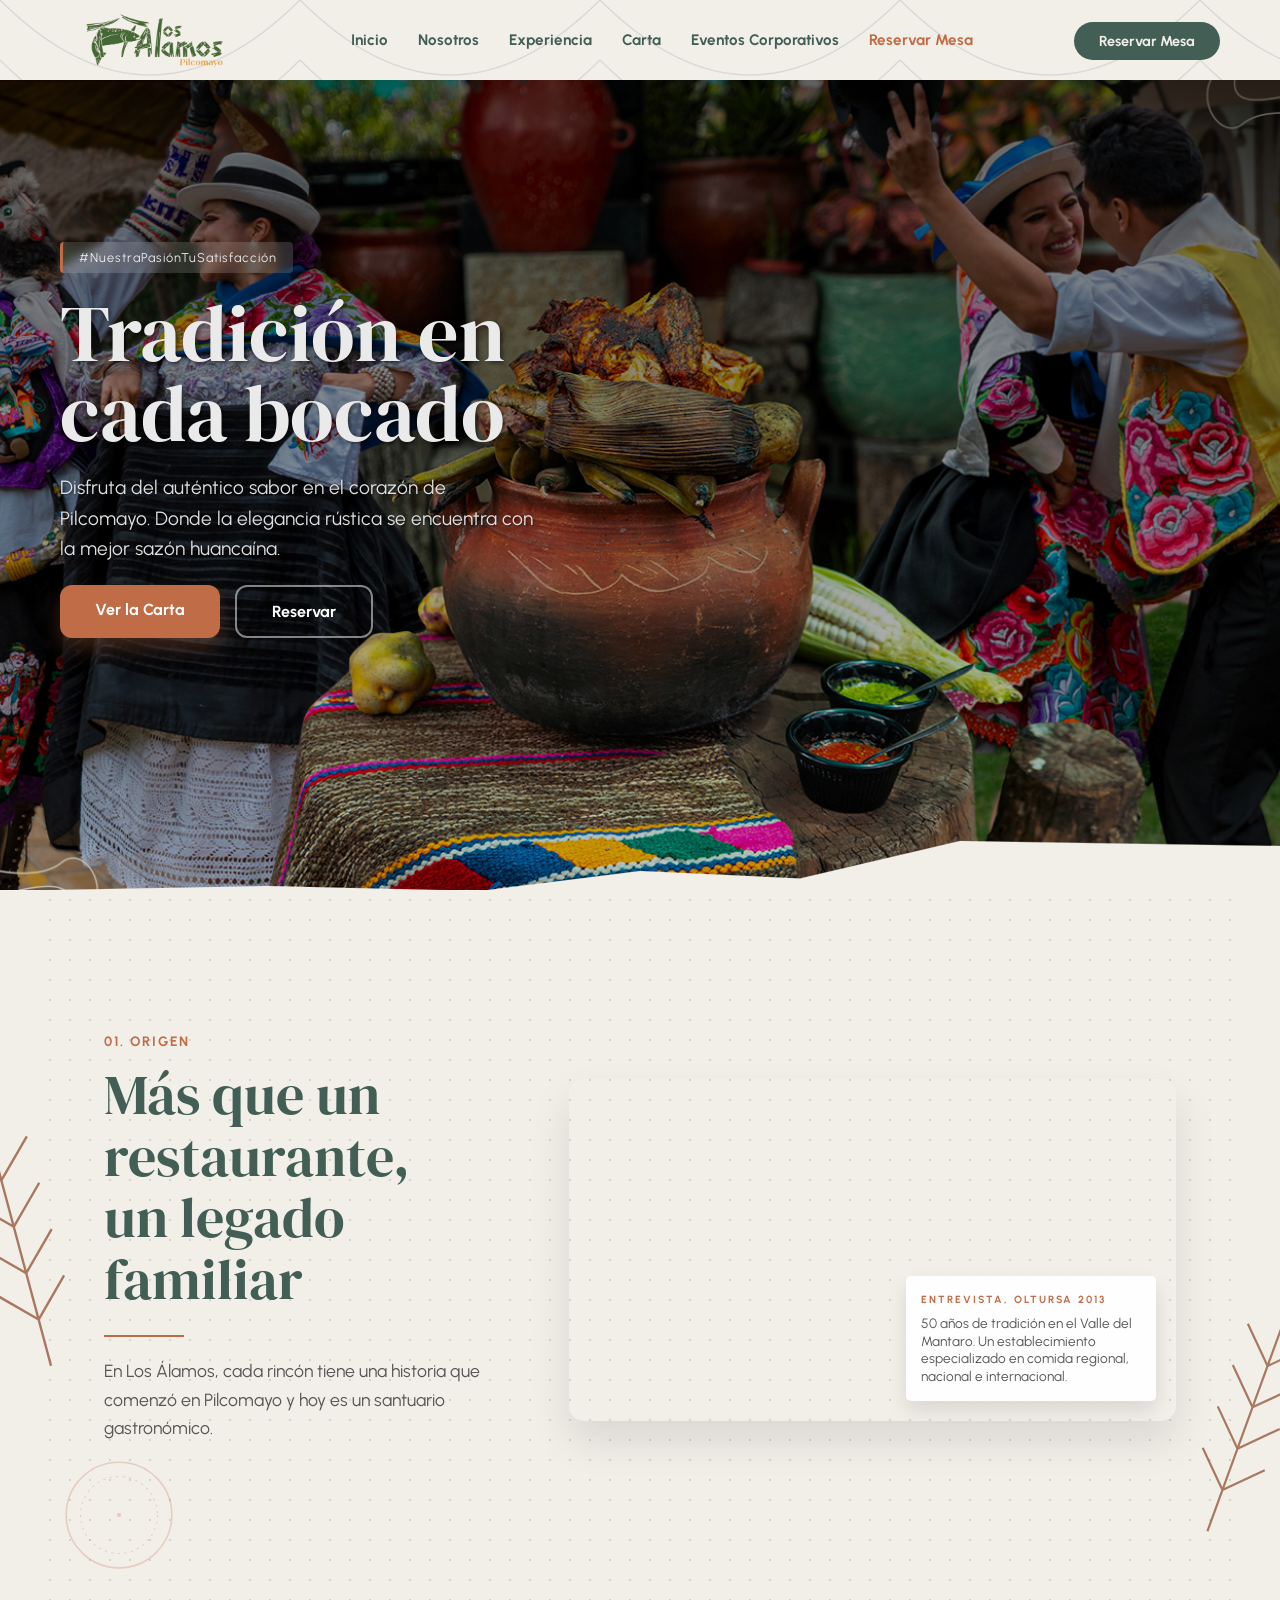
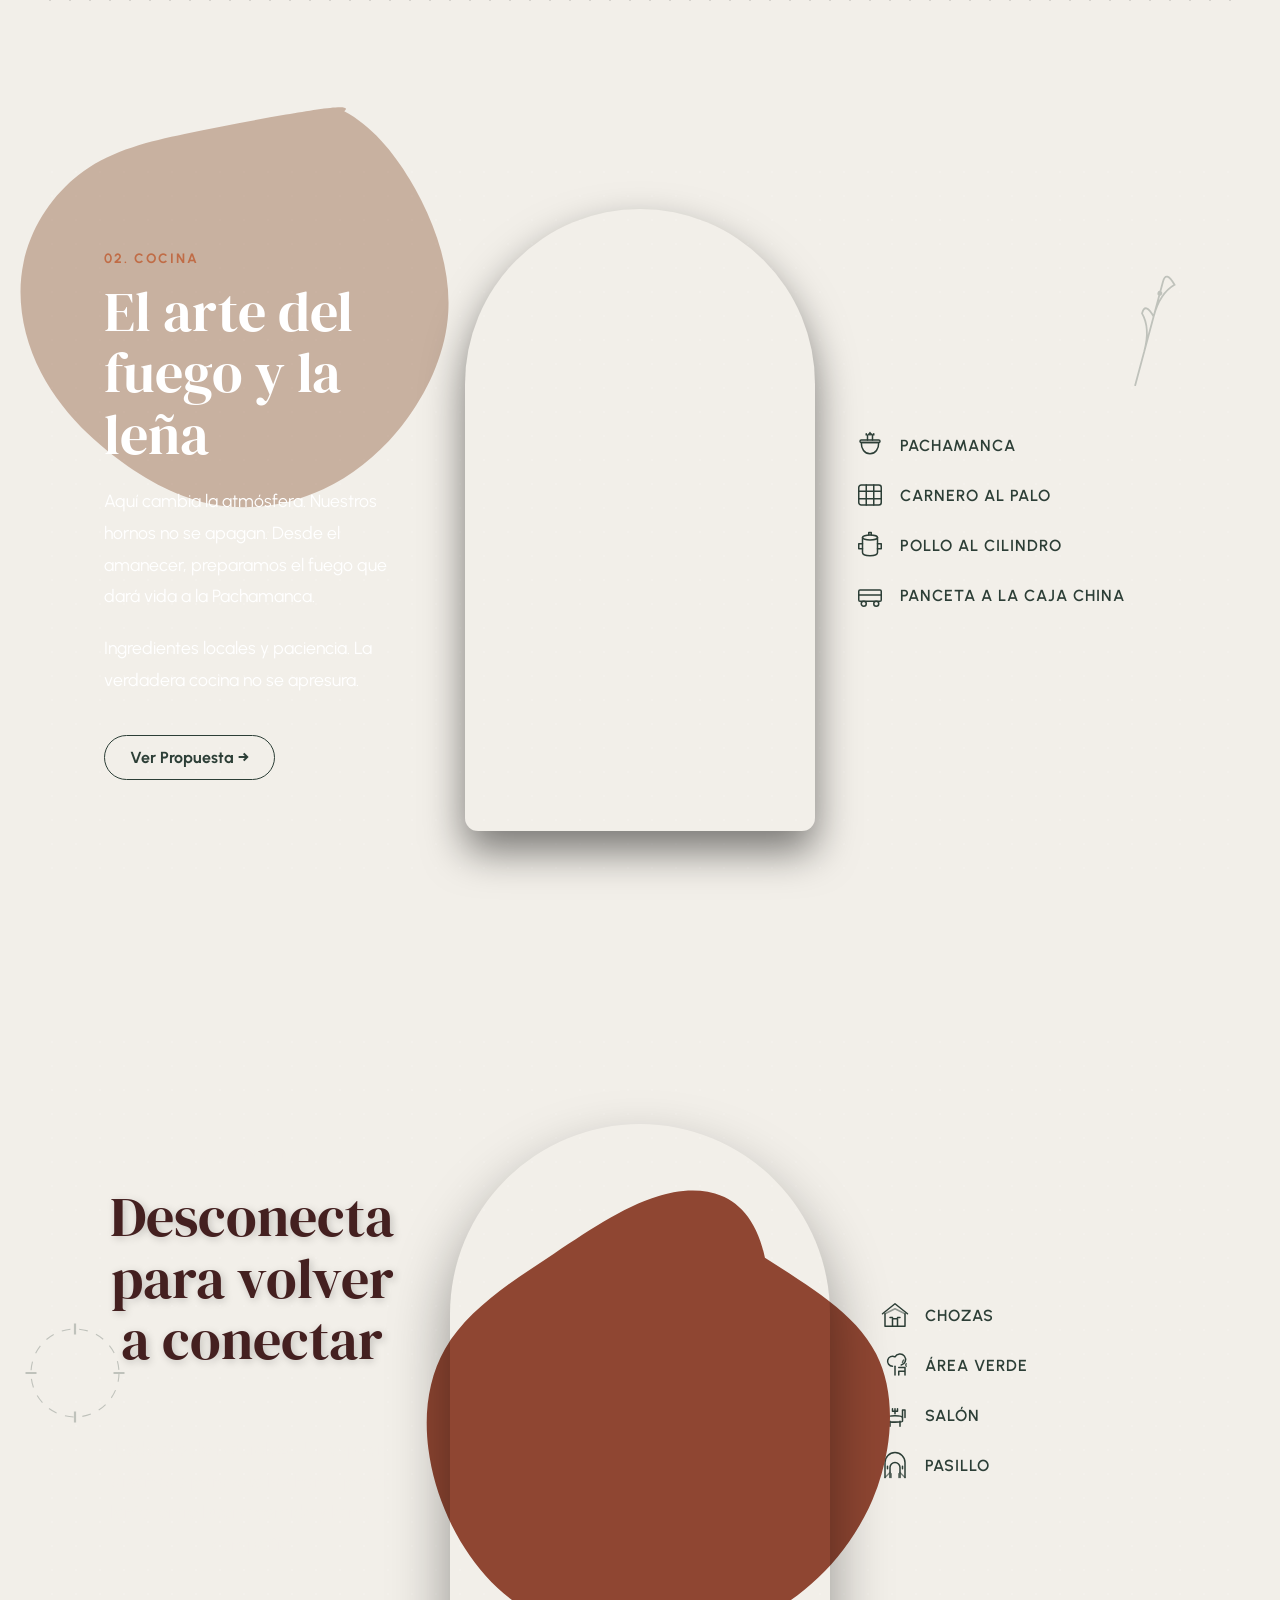
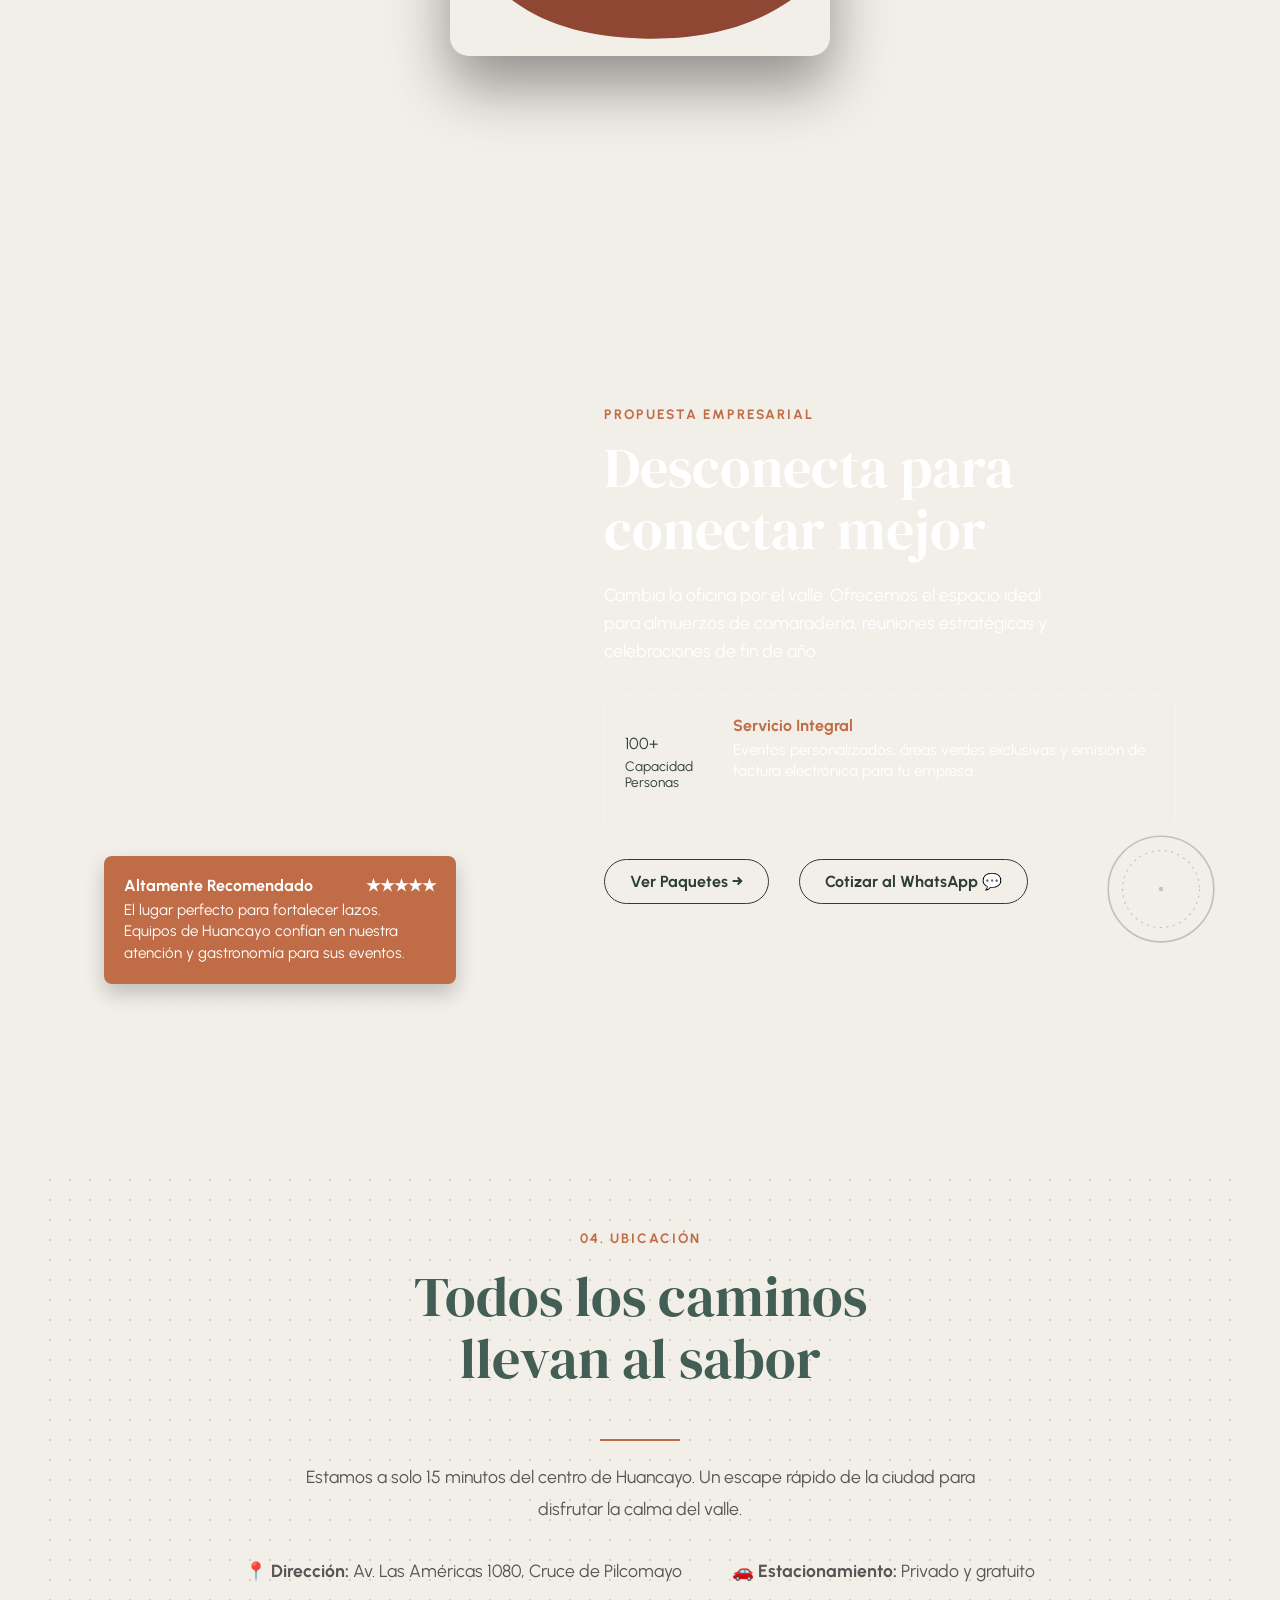
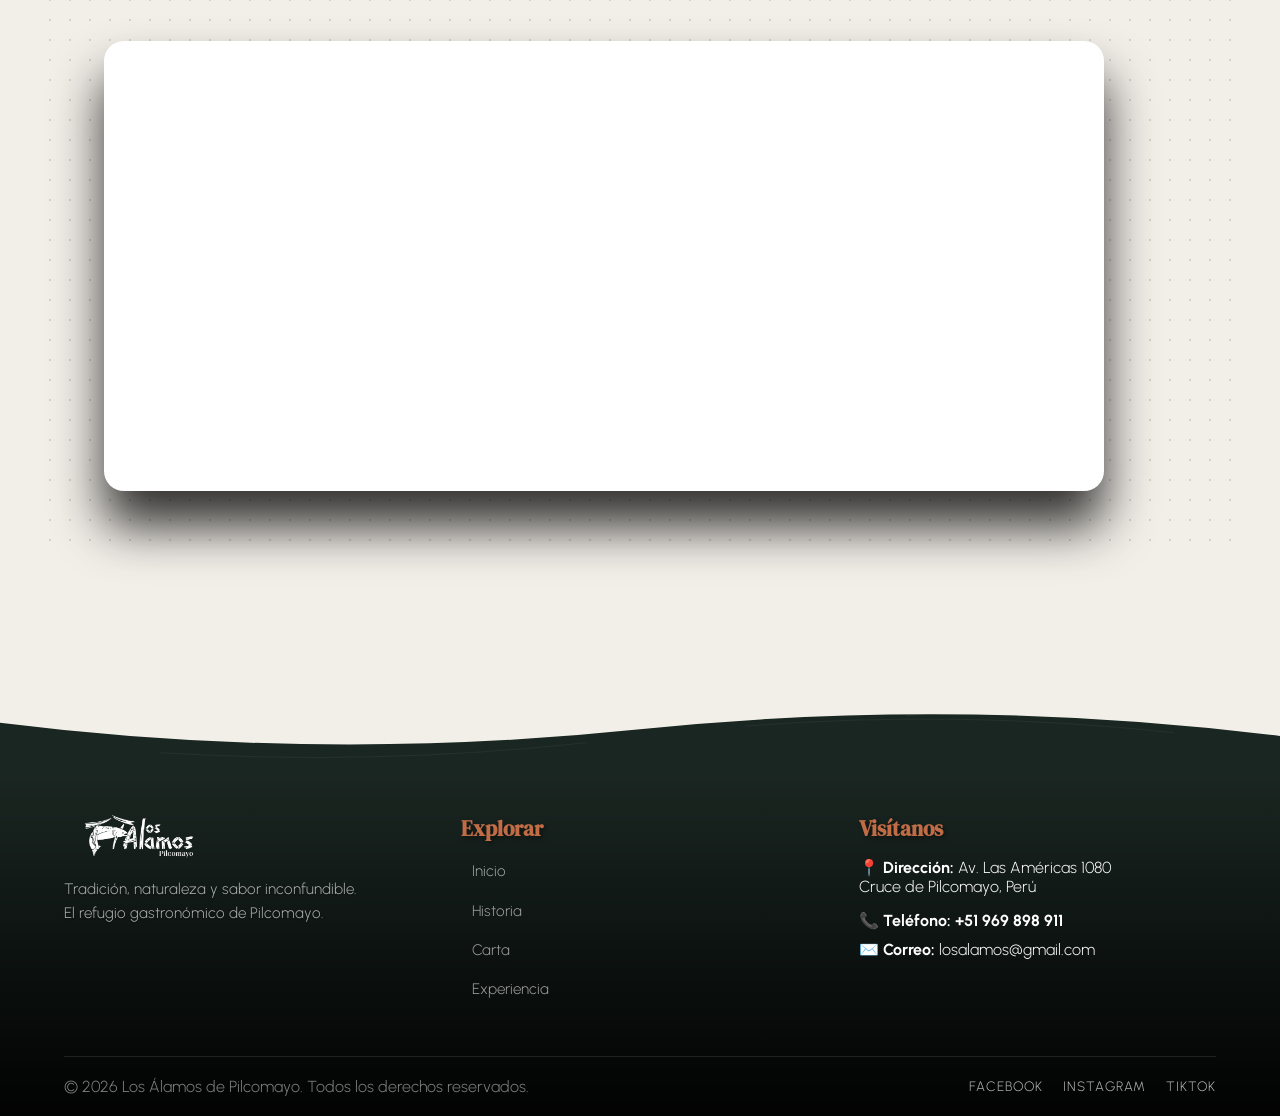
<file: index.html>
<!DOCTYPE html>
<html lang="es">
<head>
    <meta charset="UTF-8">
    <meta name="viewport" content="width=device-width, initial-scale=1.0">
    <meta name="description" content="Disfruta de la mejor Pachamanca, Carnero al Palo y platos típicos en un entorno natural único en Pilcomayo, Huancayo. ¡Reserva hoy!">
    <title>Los Álamos | Restaurant Turístico en Pilcomayo - Huancayo</title>
    <link href="https://fonts.googleapis.com/css2?family=DM+Serif+Display&family=Urbanist:wght@300;400;600;700&display=swap" rel="stylesheet">
    <link rel="stylesheet" href="style.css">
    <link rel="icon" type="image/png" href="assets/favicon.png?v=1.1">
    
    <style>
        /* --- 1. TIPOGRAFÍAS CORRECTAS Y FONDO DINÁMICO --- */
        body { 
            background-color: #F2EFE9; 
            margin: 0; 
            overflow-x: hidden; 
            transition: background-color 0.8s ease, color 0.8s ease;
        }
        h1, h2 { font-family: 'DM Serif Display', serif !important; font-weight: 400; }
        p, a, span, li, div { font-family: 'Urbanist', sans-serif !important; }

        main, section, .sticky-section, .seccion-superpuesta, .experiencia-container {
            background-color: transparent !important;
        }

        .linea-creciente {
            height: 2px; width: 80px; margin: 20px 0; transition: width 0.6s ease-in-out; background-color: #C06C46;
        }
        .sticky-section:hover .linea-creciente { width: 150px; }

        /* --- 2. ESTRUCTURA REPARADA --- */
        .sticky-section { 
            width: 100%; 
            padding: 8% 5%; 
            position: relative; 
            box-sizing: border-box;
            overflow: visible !important;
        }
        
        .contenedor-interno { width: 100%; max-width: 1300px; margin: 0 auto; position: relative; z-index: 5; }
        .seccion-superpuesta { position: relative; z-index: 2; }

        /* --- 3. REPARACIÓN DEL BLOB GIGANTE --- */
        .blob-fondo { position: absolute; top: -15%; left: -5%; width: 45vw; max-width: 500px; opacity: 0.4; z-index: 0; pointer-events: none; }
        /* Deco Plato eliminado de aquí a pedido */
        .deco-rustica { position: absolute; pointer-events: none; opacity: 0.25; z-index: 15; }
        .deco-sm { width: 60px; } .deco-md { width: 110px; }
        .etiqueta-deco { font-weight: bold; letter-spacing: 2px; text-transform: uppercase; font-size: 0.85rem; display: block; margin-bottom: 10px; }

        /* --- 4. SISTEMA DE GRILLAS PARA ORDENAR EL CONTENIDO --- */
        .origen-grid-limpio { display: grid; grid-template-columns: 0.8fr 1.2fr; gap: 60px; align-items: center; }
        .cocina-grid-3 { display: grid; grid-template-columns: 1fr 350px 1fr; gap: 40px; align-items: center; }
        .ambiente-grid-completo { display: grid; grid-template-columns: 1fr 380px 1fr; gap: 50px; align-items: center; }
        .corp-grid-container { display: grid; grid-template-columns: 1fr 1.3fr; gap: 60px; align-items: center; }
        
        /* CENTRADO TOTAL EN SECCIÓN 03 (AMBIENTE) */
        .ambiente-grid-completo > div:first-child {
            display: flex !important;
            flex-direction: column !important;
            justify-content: center !important;
            align-items: center !important;
            text-align: center !important;
            height: 100% !important;
        }
        .ambiente-grid-completo > div:first-child .linea-creciente { margin: 20px auto !important; }
        .ambiente-grid-completo > div:first-child p { margin: 0 auto 20px auto !important; }

        /* CENTRADO DEFINITIVO SECCIÓN 04 (UBICACIÓN) - CÓDIGO DEL USUARIO */
        .texto-centro { 
            display: flex !important; 
            flex-direction: column !important;
            align-items: center !important;
            text-align: center !important; 
            margin: 0 auto !important; 
            width: 100% !important; 
        }
        .texto-centro .linea-creciente { 
            margin: 20px auto !important; 
        }
        .datos-ubicacion-fila {
            display: flex;
            gap: 50px;
            flex-wrap: wrap;
            margin-top: 30px;
        }
        .texto-centro .datos-ubicacion-fila { 
            justify-content: center !important; 
        }

        .marco-video-rectangular-origen { width: 100%; aspect-ratio: 16/9; border-radius: 15px; overflow: hidden; position: relative; box-shadow: 0 20px 40px rgba(0,0,0,0.1); }
        .marco-video-rectangular-origen video { width: 100%; height: 100%; object-fit: cover; }
        
        .marco-reel-recto { width: 100%; aspect-ratio: 9/16; border-radius: 200px 200px 15px 15px; overflow: hidden; box-shadow: 0 20px 40px rgba(0,0,0,0.5); }
        .marco-reel-recto video { width: 100%; height: 100%; object-fit: cover; }

        .marco-video-dome-ambiente { width: 100%; aspect-ratio: 10/14; border-radius: 200px 200px 20px 20px; overflow: hidden; box-shadow: 0 30px 60px rgba(0,0,0,0.4); position: relative; z-index: 1;}
        .marco-video-dome-ambiente video { width: 100%; height: 100%; object-fit: cover; }

        .corp-video-box { width: 100%; aspect-ratio: 4/5; border-radius: 200px 200px 15px 15px; overflow: hidden; }
        .corp-video-box video { width: 100%; height: 100%; object-fit: cover; }

        .marco-mapa-grande { border-radius: 20px; overflow: hidden; box-shadow: 0 20px 50px rgba(0,0,0,0.1); width: 100%; margin-top: 30px; }

        .cocina-col-platos, .ambiente-col-icons { display: flex; flex-direction: column; gap: 20px; }
        .plato-item, .ambiente-item { display: flex; align-items: center; gap: 15px; font-weight: 600; letter-spacing: 1px; color: inherit; }
        .plato-icon, .ambiente-icon { width: 30px; height: 30px; }
        
        .guion-superpuesto-origen { position: absolute; bottom: 20px; right: 20px; background: rgba(255,255,255,0.95); padding: 15px; border-radius: 5px; width: 250px; box-shadow: 0 10px 20px rgba(0,0,0,0.1); z-index: 10; color: #1A2621;}
        .corp-review-box { background: #C06C46; color: white; padding: 20px; border-radius: 8px; margin-top: -30px; position: relative; z-index: 3; width: 80%; box-shadow: 0 10px 20px rgba(0,0,0,0.2); }
        .corp-features-box { display: flex; align-items: center; gap: 20px; padding: 20px; border: 1px solid rgba(255,255,255,0.2); border-radius: 8px; margin-bottom: 30px; }
        
        .btn-linea { display: inline-block; padding: 12px 25px; border: 1px solid; border-radius: 30px; text-decoration: none; font-weight: bold; transition: 0.3s; margin-right: 10px; margin-bottom: 10px; color: inherit;}
        .btn-linea:hover { background-color: rgba(255,255,255,0.1); transform: translateY(-3px); }

        .mancha-base-video { position: absolute; width: 140%; bottom: -10%; left: 50%; transform: translateX(-50%); z-index: 0; }

        .espiga-lateral { position: absolute; fill: none; stroke: #915235c0; stroke-width: 2; z-index: 1; }
        .espiga-izq { left: -80px; top: 50%; transform: translateY(-50%) rotate(-15deg); width: 120px; }
        .espiga-der { right: -60px; bottom: 10%; transform: rotate(20deg); width: 110px; }

        .custom-divider { width: 100%; line-height: 0; margin-top: -5px; }
        .custom-divider svg { width: 100%; height: 60px; }
        
        /* --- 5. MONTAÑA Y FOOTER ORIGINALES CON ANIMACIÓN --- */
        .footer-divider-montana { width: 100%; line-height: 0; margin-top: -5px; position: relative; z-index: 10; }
        .footer-divider-montana svg { width: 100%; height: 80px; display: block; }
        .mountain-base { fill: #1A2621; } 
        .mountain-texture { fill: none; stroke: rgba(255,255,255,0.05); stroke-width: 1; }

        footer.footer-section { background-color: #1A2621; color: white; padding: 40px 5% 20px; position: relative; z-index: 10; }
        footer.footer-section a { color: inherit !important; text-decoration: none; }

        .social-links-minimal a, .links-col a {
            position: relative;
            text-decoration: none;
            color: inherit;
            opacity: 0.7;
            transition: opacity 0.3s ease;
            display: inline-block;
        }
        .social-links-minimal a:hover, .links-col a:hover { opacity: 1; }
        
        /* Animación de línea blanca */
        .social-links-minimal a::after, .links-col a::after {
            content: '';
            position: absolute;
            width: 0;
            height: 1px;
            bottom: -3px;
            left: 0;
            background-color: white;
            transition: width 0.3s ease;
        }
        .social-links-minimal a:hover::after, .links-col a:hover::after { width: 100%; }

        .footer-desc { max-width: 300px; line-height: 1.6; }
        .links-col h3, .contact-col h3 { color: #C06C46; margin-bottom: 20px; font-size: 1.3rem; }
        .social-links-minimal { display: flex; gap: 20px; flex-wrap: wrap; }

        /* REPARACIÓN DEL ZOOM EXAGERADO EN EL MENÚ HAMBURGUESA */
        .nav-menu.active {
            transform: scale(1) translate(0) !important;
            font-size: 1.1rem !important;
        }

        @media (max-width: 1024px) {
            .origen-grid-limpio, .cocina-grid-3, .ambiente-grid-completo, .corp-grid-container { grid-template-columns: 1fr; text-align: center; }
            .marco-reel-recto, .marco-video-dome-ambiente, .corp-video-box { margin: 0 auto; max-width: 350px; }
            .cocina-col-platos, .ambiente-col-icons { align-items: center; text-align: left;}
            .guion-superpuesto-origen { position: relative; bottom: 0; right: 0; margin: 20px auto 0; width: 90%; }
            .corp-review-box { margin: 0 auto; }
            .blob-fondo, .deco-rustica, .espiga-lateral { display: none; }
            .sticky-section { padding: 60px 5%; }
            .datos-ubicacion-fila { display: flex; flex-direction: column; gap: 15px; }
            .social-links-minimal { justify-content: center; margin-top: 15px;}
        }
    </style>
</head>
<body>

    <header class="navbar">
        <div class="container nav-container">
            <div class="logo-area">
                <img src="assets/logo.png" alt="Logo Los Álamos" class="logo-img">
            </div>
            
            <nav class="nav-menu">
                <div class="close-btn">×</div>
                <a href="#hero" class="nav-link">Inicio</a>
                <a href="#nosotros" class="nav-link">Nosotros</a>
                <a href="#experiencia" class="nav-link">Experiencia</a>
                <a href="carta.html" class="nav-link">Carta</a>
                <a href="corporativo.html" class="nav-link">Eventos Corporativos</a>
                <a href="https://api.whatsapp.com/send/?phone=51969898911" class="nav-link" style="color: #C06C46 !important; font-weight: bold;">Reservar Mesa</a>
            </nav>

            <div class="header-actions">
                <a href="https://api.whatsapp.com/send/?phone=51969898911" class="btn-pill" target="_blank">Reservar Mesa</a>
                <div class="hamburger">
                    <span></span><span></span><span></span>
                </div>
            </div>
        </div>
    </header>

    <main>
        <section id="hero">
            <div class="container hero-grid">
                <div class="hero-content">
                    <span class="badge-rustico">#NuestraPasiónTuSatisfacción</span>
                    <h1 class="hero-title" style="font-size: 5rem; line-height: 1;">Tradición en<br>cada bocado</h1>
                    
                    <p class="hero-description" style="margin: 20px 0; font-size: 1.2rem;">
                        Disfruta del auténtico sabor en el corazón de Pilcomayo.
                        Donde la elegancia rústica se encuentra con la mejor sazón huancaína.
                    </p>

                    <div class="hero-buttons" style="display: flex; gap: 15px;">
                        <a href="carta.html" class="btn-primary">Ver la Carta</a>
                        <a href="https://api.whatsapp.com/send/?phone=51969898911" class="btn-secondary" target="_blank">Reservar</a>
                     </div>
                </div>
            </div>

            <div class="custom-divider">
                <svg viewBox="0 0 1200 120" preserveAspectRatio="none">
                    <path class="divider-stroke" d="M0,120 L250,110 L450,120 L600,80 L750,95 L900,20 L1200,30 L1200,120 Z" fill="none"></path>
                    <path class="divider-fill" d="M0,120 L250,110 L450,120 L600,80 L750,95 L900,20 L1200,30 L1200,120 Z" fill="#F2EFE9"></path>
                </svg>
            </div>
        </section>

        <section id="nosotros" class="sticky-section" data-color="#F2EFE9" data-text="#2C3E36">
            <svg class="espiga-lateral espiga-izq" viewBox="0 0 100 200"><path d="M50,200 L50,0 M50,40 L20,10 M50,40 L80,10 M50,80 L20,50 M50,80 L80,50 M50,120 L20,90 M50,120 L80,90 M50,160 L20,130 M50,160 L80,130"/></svg>
            <svg class="espiga-lateral espiga-der" viewBox="0 0 100 200"><path d="M50,200 L50,0 M50,40 L20,10 M50,40 L80,10 M50,80 L20,50 M50,80 L80,50 M50,120 L20,90 M50,120 L80,90 M50,160 L20,130 M50,160 L80,130"/></svg>

            <div class="contenedor-interno origen-grid-limpio">
                <div>
                    <span class="etiqueta-deco" style="color: #C06C46;">01. ORIGEN</span>
                    <h2 style="font-size: 3.5rem; line-height: 1.1; margin-top: 15px; margin-bottom: 25px;">Más que un restaurante,<br>un legado familiar</h2>
                    <div class="linea-creciente"></div>
                    <p style="font-size: 1.1rem; max-width: 400px; line-height: 1.6;">
                        En Los Álamos, cada rincón tiene una historia que comenzó en Pilcomayo y hoy es un santuario gastronómico.
                    </p>
                </div>

                <div class="marco-video-rectangular-origen">
                    <video autoplay muted loop playsinline>
                        <source src="assets/video-origen.mp4" type="video/mp4">
                    </video>
                    <div class="guion-superpuesto-origen">
                        <p class="etiqueta-deco" style="color:#C06C46; font-size: 0.65rem; margin-bottom: 5px;">ENTREVISTA, OLTURSA 2013</p>
                        <p style="font-size: 0.85rem; line-height: 1.3; margin: 0;">
                            50 años de tradición en el Valle del Mantaro. Un establecimiento especializado en comida regional, nacional e internacional.
                        </p>
                    </div>
                </div>
            </div>

            <div class="deco-rustica deco-md" style="bottom: 5%; left: 2%;">
                <svg viewBox="0 0 100 100" xmlns="http://www.w3.org/2000/svg">
                    <circle cx="50" cy="50" r="48" fill="none" stroke="#C06C46" stroke-width="1.5"/>
                    <circle cx="50" cy="50" r="35" fill="none" stroke="#C06C46" stroke-width="1" stroke-dasharray="2,4"/>
                    <circle cx="50" cy="50" r="2" fill="#C06C46"/>
                </svg>
            </div>
        </section>

        <section class="sticky-section seccion-superpuesta" data-color="#1A2621" data-text="#FFFFFF">
            <svg class="blob-fondo" viewBox="0 0 200 200" xmlns="http://www.w3.org/2000/svg">
                <path fill="#8C5535" d="M45.7,-76.3C58.9,-69.3,69.1,-55.3,76.5,-40.7C83.8,-26.1,88.2,-10.8,87.3,4.2C86.4,19.2,80.1,33.9,71.2,46.2C62.3,58.6,50.7,68.6,37.3,74.9C24,81.1,8.9,83.6,-5.5,81.2C-19.8,78.8,-33.3,71.6,-45.5,62.3C-57.7,53.1,-68.6,41.7,-75.6,28.2C-82.6,14.6,-85.7,-1.1,-82.6,-15.7C-79.6,-30.3,-70.5,-43.8,-58.6,-52.3C-46.7,-60.8,-32.1,-64.3,-18.2,-67.2C-4.3,-70.2,8.9,-72.6,22.4,-75C35.9,-77.3,49.7,-79.6,45.7,-76.3Z" transform="translate(100 100)" />
            </svg>

            <div class="contenedor-interno cocina-grid-3">
                <div>
                    <span class="etiqueta-deco" style="color: #C06C46;">02. COCINA</span>
                    <h2 style="font-size: 3.5rem; line-height: 1.1; margin-top: 15px; margin-bottom: 20px;">El arte del<br>fuego y la leña</h2>
                    <p style="font-size: 1.1rem; margin-bottom: 20px;">Aquí cambia la atmósfera. Nuestros hornos no se apagan. Desde el amanecer, preparamos el fuego que dará vida a la Pachamanca.</p>
                    <p style="font-size: 1.1rem; margin-bottom: 40px;">Ingredientes locales y paciencia. La verdadera cocina no se apresura.</p>
                    <a href="carta.html" class="btn-linea" style="border-color: currentColor;">Ver Propuesta →</a>
                </div>

                <div>
                    <div class="marco-reel-recto">
                        <video autoplay muted loop playsinline>
                            <source src="assets/video-cocina.mp4" type="video/mp4">
                        </video>
                    </div>
                </div>

                <div class="cocina-col-platos">
                    <div class="plato-item">
                        <svg class="plato-icon" viewBox="0 0 24 24" fill="none" stroke="currentColor" stroke-width="1.2" stroke-linecap="round" stroke-linejoin="round"><path d="M5 10c0 5 2.5 9 7 9s7-4 7-9H5z" /><rect x="4" y="8" width="16" height="2" rx="1" /><path d="M10 8V5a2 2 0 0 1 4 0v3" /><path d="M9 3v1 M15 3v1 M12 2v2" /></svg>
                        <span>PACHAMANCA</span>
                    </div>
                    <div class="plato-item">
                        <svg class="plato-icon" viewBox="0 0 24 24" fill="none" stroke="currentColor" stroke-width="1.2" stroke-linecap="round" stroke-linejoin="round"><rect x="3" y="4" width="18" height="16" rx="2" /><path d="M3 9h18 M3 15h18 M9 4v16 M15 4v16" /></svg>
                        <span>CARNERO AL PALO</span>
                    </div>
                    <div class="plato-item">
                        <svg class="plato-icon" viewBox="0 0 24 24" fill="none" stroke="currentColor" stroke-width="1.2" stroke-linecap="round" stroke-linejoin="round"><ellipse cx="12" cy="6" rx="6" ry="2" /><path d="M6 6v12c0 1.5 2.5 2.5 6 2.5s6-1 6-2.5V6" /><path d="M6 11H3v4h3 M18 11h3v4h-3" /><path d="M11 4V2h2v2" /></svg>
                        <span>POLLO AL CILINDRO</span>
                    </div>
                    <div class="plato-item">
                        <svg class="plato-icon" viewBox="0 0 24 24" fill="none" stroke="currentColor" stroke-width="1.2" stroke-linecap="round" stroke-linejoin="round"><rect x="3" y="8" width="18" height="9" rx="1" /><path d="M3 12h18" /><circle cx="7" cy="19" r="2" /><circle cx="17" cy="19" r="2" /></svg>
                        <span>PANCETA A LA CAJA CHINA</span>
                    </div>
                </div>
            </div>

            <div class="deco-rustica deco-sm" style="top: 15%; right: 5%; transform: rotate(15deg);">
                <svg viewBox="0 0 50 100" xmlns="http://www.w3.org/2000/svg">
                    <path d="M25,100 L25,10 Q25,0 35,10 Q25,20 25,40 Q15,30 15,40 Q25,50 25,70" fill="none" stroke="currentColor" stroke-width="1.5"/>
                    <circle cx="25" cy="20" r="2" fill="currentColor"/>
                </svg>
            </div>
        </section>

        <section id="experiencia" class="sticky-section seccion-superpuesta" data-color="#A65E44" data-text="#F2EFE9">
            <div class="contenedor-interno ambiente-grid-completo">
                
                <div>
                    <span class="etiqueta-deco" style="color: #F2EFE9; opacity: 1; letter-spacing: 3px;">03. AMBIENTE</span>
                    <h2 style="font-size: 3.5rem; line-height: 1.1; margin-top: 15px; margin-bottom: 20px; color: #442020 !important; text-shadow: 2px 2px 8px rgba(0,0,0,0.2);">Desconecta<br>para volver<br>a conectar</h2>
                    <div class="linea-creciente" style="background-color: #F2EFE9;"></div>
                    <p style="font-size: 1.1rem; margin-bottom: 20px; max-width: 400px; color: #F2EFE9 !important;">Rodeado de naturaleza. Un espacio <strong>diseñado para que las horas pasen lento</strong>, entre buena comida y la mejor compañía.</p>
                    <a href="https://api.whatsapp.com/send/?phone=51969898911" class="btn-linea" target="_blank" style="border-color: #F2EFE9; color: #F2EFE9 !important;">Reservar</a>
                </div>

                <div style="position: relative;">
                    <svg class="mancha-base-video" viewBox="0 0 200 200" xmlns="http://www.w3.org/2000/svg">
                        <path fill="#8F4632" d="M42.7,-63.3C57.6,-53.6,73.5,-44.6,80.7,-30.5C87.9,-16.4,86.4,2.9,79.5,19.3C72.5,35.7,60.1,49.2,46.1,57.1C32.1,65,16,67.3,0.3,66.8C-15.4,66.3,-30.9,63.1,-43.3,54C-55.7,44.9,-65.1,30.1,-69.8,14.1C-74.4,-1.8,-74.3,-18.8,-66.6,-32.2C-58.9,-45.6,-43.6,-55.4,-29.3,-64.8C-15.1,-74.2,-1.9,-83.2,11.5,-85.7C24.9,-88.1,38.3,-84,42.7,-63.3Z" transform="translate(100 100) scale(1.1)" />
                    </svg>

                    <div class="marco-video-dome-ambiente">
                        <video autoplay muted loop playsinline>
                            <source src="assets/video-ambiente.mp4" type="video/mp4">
                        </video>
                    </div>
                </div>

                <div class="ambiente-col-icons">
                    <div class="ambiente-item">
                        <svg class="ambiente-icon" viewBox="0 0 24 24" fill="none" stroke="currentColor" stroke-width="1.2" stroke-linecap="round" stroke-linejoin="round"><path d="M2 11l10-8 10 8" /><path d="M4 11v10h16V11" /><path d="M10 21v-6h4v6" /><path d="M4 11l8-4 8 4" opacity="0.5" /><path d="M8 14h2 M14 14h2" /></svg>
                        <span>CHOZAS</span>
                    </div>
                    <div class="ambiente-item">
                        <svg class="ambiente-icon" viewBox="0 0 24 24" fill="none" stroke="currentColor" stroke-width="1.2" stroke-linecap="round" stroke-linejoin="round"><path d="M10 13a4 4 0 1 1 2-7.5 4.5 4.5 0 1 1 5 6.5" /><path d="M12 13v7" /><path d="M15 17h5v3 M15 14h5v3 M15 17v3" /><path d="M19 8c-.5.5-1 1-1 2 M21 11c-.5.5-.5 1.5 0 2" opacity="0.8" /></svg>
                        <span>ÁREA VERDE</span>
                    </div>
                    <div class="ambiente-item">
                        <svg class="ambiente-icon" viewBox="0 0 24 24" fill="none" stroke="currentColor" stroke-width="1.2" stroke-linecap="round" stroke-linejoin="round"><path d="M6 14c0-2 12-2 12 0v3c0 1-12 1-12 0v-3z" /><path d="M8 17v4 M16 17v4" /><path d="M4 14V8h2v6 M20 14V8h-2v6" /><path d="M12 11V7 M10 9v-2 M14 9v-2 M10 9h4" /></svg>
                        <span>SALÓN</span>
                    </div>
                    <div class="ambiente-item">
                        <svg class="ambiente-icon" viewBox="0 0 24 24" fill="none" stroke="currentColor" stroke-width="1.2" stroke-linecap="round" stroke-linejoin="round"><path d="M4 22V10a8 8 0 0 1 16 0v12" /><path d="M8 22v-8a4 4 0 0 1 8 0v8" /><path d="M4 22l4-4 M20 22l-4-4 M9 22v-3 M15 22v-3" opacity="0.6" /><path d="M6 13v2 M18 13v2" /></svg>
                        <span>PASILLO</span>
                    </div>
                </div>
            </div>

            <div class="deco-rustica deco-md" style="top: 40%; left: -20px;">
                <svg viewBox="0 0 100 100" xmlns="http://www.w3.org/2000/svg">
                    <circle cx="50" cy="50" r="40" fill="none" stroke="currentColor" stroke-width="1" stroke-dasharray="8,8"/>
                    <path d="M50,5 L50,15 M95,50 L85,50 M50,95 L50,85 M5,50 L15,50" stroke="currentColor" stroke-width="2"/>
                </svg>
            </div>
        </section>

        <section id="corporativo" class="sticky-section seccion-superpuesta" data-color="#1A2621" data-text="#F2EFE9">
            <div class="contenedor-interno corp-grid-container">
                
                <div>
                    <div class="corp-video-box">
                        <video autoplay muted loop playsinline>
                            <source src="assets/video-corporativo.mp4" type="video/mp4">
                        </video>
                    </div>
                    
                    <div class="corp-review-box">
                        <div style="display: flex; justify-content: space-between; font-weight: bold; margin-bottom: 5px;">
                            <span>Altamente Recomendado</span>
                            <span class="stars">★★★★★</span>
                        </div>
                        <p style="font-size: 0.95rem; line-height: 1.4; margin: 0;">El lugar perfecto para fortalecer lazos. Equipos de Huancayo confían en nuestra atención y gastronomía para sus eventos.</p>
                    </div>
                </div>

                <div>
                    <span class="etiqueta-deco" style="color: #C06C46;">Propuesta Empresarial</span>
                    <h2 style="font-size: 3.5rem; line-height: 1.1; margin-top: 15px; margin-bottom: 20px;">Desconecta para<br>conectar mejor</h2>
                    
                    <p style="font-size: 1.1rem; line-height: 1.6; margin-bottom: 30px;">
                        Cambia la oficina por el valle. Ofrecemos el espacio ideal para almuerzos de camaradería, reuniones estratégicas y celebraciones de fin de año.
                    </p>

                    <div class="corp-features-box">
                        <div>
                            <span class="feature-number">100+</span>
                            <span style="font-size: 0.85rem; display: block; margin-top: 5px;">Capacidad<br>Personas</span>
                        </div>
                        <div class="feature-divider"></div>
                        <div>
                            <span style="color:#C06C46; font-weight: bold;">Servicio Integral</span>
                            <p style="font-size: 0.95rem; margin-top: 5px; line-height: 1.4;">Eventos personalizados, áreas verdes exclusivas y emisión de factura electrónica para tu empresa.</p>
                        </div>
                    </div>

                    <div style="display: flex; gap: 20px; flex-wrap: wrap;">
                        <a href="corporativo.html" class="btn-linea" style="border-color: currentColor;">Ver Paquetes →</a>
                        <a href="https://wa.me/51969898911" class="btn-linea" target="_blank" style="border-color: currentColor;">Cotizar al WhatsApp 💬</a>
                    </div>
                </div>
            </div>

            <div class="deco-rustica deco-md" style="bottom: 10%; right: 2%;">
                <svg viewBox="0 0 100 100" xmlns="http://www.w3.org/2000/svg">
                    <circle cx="50" cy="50" r="48" fill="none" stroke="currentColor" stroke-width="1.5"/>
                    <circle cx="50" cy="50" r="35" fill="none" stroke="currentColor" stroke-width="1" stroke-dasharray="2,4"/>
                    <circle cx="50" cy="50" r="2" fill="currentColor"/>
                </svg>
            </div>
        </section>

        <section id="ubicacion" class="sticky-section seccion-superpuesta" data-color="#F2EFE9" data-text="#2C3E36">
            <div class="contenedor-interno">
                <div class="texto-centro">
                    <span class="etiqueta-deco" style="color: #C06C46;">04. Ubicación</span>
                    <h2 style="font-size: 3.5rem; margin-top: 10px;">Todos los caminos<br>llevan al sabor</h2>
                    <div class="linea-creciente" style="background-color: #C06C46; margin: 20px auto;"></div>
                    <p style="max-width: 700px; margin: 0 auto;">Estamos a solo 15 minutos del centro de Huancayo. Un escape rápido de la ciudad para disfrutar la calma del valle.</p>
                    
                    <div class="datos-ubicacion-fila">
                        <div class="dato-item">
                            <p><strong>📍 Dirección:</strong> Av. Las Américas 1080, Cruce de Pilcomayo</p>
                        </div>
                        <div class="dato-item">
                            <p><strong>🚗 Estacionamiento:</strong> Privado y gratuito</p>
                        </div>
                    </div>
                </div>

                <div class="marco-mapa-grande">
                    <iframe src="https://www.google.com/maps/embed?pb=!1m14!1m8!1m3!1d5447.725453998078!2d-75.24468025071242!3d-12.05116738340482!3m2!1i1024!2i768!4f13.1!3m3!1m2!1s0x910e96087ae08d71%3A0xd03ef93614441e09!2sLos%20%C3%81lamos%20De%20Pilcomayo!5e0!3m2!1ses!2spe!4v1771268657595!5m2!1ses!2spe" width="100%" height="450" style="border:0;" allowfullscreen="" loading="lazy" referrerpolicy="no-referrer-when-downgrade"></iframe>
                </div>
            </div>
        </section>

        <div class="footer-divider-montana seccion-superpuesta">
            <svg viewBox="0 0 1200 120" preserveAspectRatio="none" xmlns="http://www.w3.org/2000/svg">
                <path class="mountain-base" d="M0,120 L0,40 Q300,100 600,50 Q900,0 1200,60 L1200,120 Z"/>
                <path class="mountain-texture" d="M150,85 Q350,105 550,70" />
                <path class="mountain-texture" d="M700,45 Q900,20 1100,55" />
                <path class="mountain-texture" d="M850,30 Q950,5 1050,35" />
            </svg>
        </div>

        <footer id="contacto" class="footer-section seccion-superpuesta">
            <div class="contenedor-interno">
                <div style="display: grid; grid-template-columns: repeat(auto-fit, minmax(200px, 1fr)); gap: 40px;">
                    <div class="footer-col brand-col">
                        <img src="assets/logo.png" alt="Los Álamos" style="width: 150px; filter: brightness(0) invert(1);">
                        <p class="footer-desc" style="opacity: 0.7; margin-top: 15px; line-height: 1.6;">
                            Tradición, naturaleza y sabor inconfundible. El refugio gastronómico de Pilcomayo.
                        </p>
                    </div>

                    <div class="footer-col links-col">
                        <h3 style="color: #C06C46; margin-bottom: 15px;">Explorar</h3>
                        <ul style="list-style: none; padding: 0; line-height: 1.8;">
                            <li><a href="#hero" style="color: white; text-decoration: none;">Inicio</a></li>
                            <li><a href="#nosotros" style="color: white; text-decoration: none;">Historia</a></li>
                            <li><a href="carta.html" style="color: white; text-decoration: none;">Carta</a></li>
                            <li><a href="#experiencia" style="color: white; text-decoration: none;">Experiencia</a></li>
                        </ul>
                    </div>

                    <div class="footer-col contact-col">
                        <h3 style="color: #C06C46; margin-bottom: 15px;">Visítanos</h3>
                        <div style="margin-bottom: 15px;">
                            <p><strong>📍 Dirección:</strong> Av. Las Américas 1080<br>Cruce de Pilcomayo, Perú</p>
                        </div>
                        <div style="margin-bottom: 10px;">
                            <p><strong>📞 Teléfono:</strong> <a href="tel:+51969898911" style="color: white; text-decoration: none; font-weight: bold;">+51 969 898 911</a></p>
                        </div>
                        <div>
                            <p><strong>✉️ Correo:</strong> <a href="mailto:losalamosdepilcomayo@gmail.com" style="color: white; text-decoration: none;">losalamos@gmail.com</a></p>
                        </div>
                    </div>
                </div>

                <div style="border-top: 1px solid rgba(255,255,255,0.1); margin-top: 40px; padding-top: 20px; display: flex; justify-content: space-between; align-items: center; flex-wrap: wrap; gap: 15px;">
                    <p style="opacity: 0.5; margin: 0;">© 2026 Los Álamos de Pilcomayo. Todos los derechos reservados.</p>
                    
                    <div class="social-links-minimal">
                        <a href="https://www.facebook.com/alamosdepilcomayo" target="_blank" rel="noopener noreferrer">Facebook</a>
                        <a href="https://www.instagram.com/alamosdepilcomayo/" target="_blank" rel="noopener noreferrer">Instagram</a>
                        <a href="https://www.tiktok.com/@losalamosdepilcomayo" target="_blank" rel="noopener noreferrer">TikTok</a>
                    </div>
                </div>
            </div>
        </footer>
    </main>

    <script>
        document.addEventListener("DOMContentLoaded", () => {
            const body = document.body;
            const secciones = document.querySelectorAll('.sticky-section');
            const observer = new IntersectionObserver((entries) => {
                entries.forEach(entry => {
                    if (entry.isIntersecting) {
                        const bgColor = entry.target.getAttribute('data-color');
                        const textColor = entry.target.getAttribute('data-text');
                        if (bgColor) body.style.backgroundColor = bgColor;
                        if (textColor) body.style.color = textColor;
                    }
                });
            }, { threshold: 0.3, rootMargin: "-10% 0px -50% 0px" });
            secciones.forEach(section => observer.observe(section));

            const hamburger = document.querySelector(".hamburger");
            const navMenu = document.querySelector(".nav-menu");
            const closeBtn = document.querySelector(".close-btn");
            const navLinks = document.querySelectorAll(".nav-link");

            if (hamburger && navMenu) {
                const closeMenu = () => {
                    hamburger.classList.remove("active");
                    navMenu.classList.remove("active");
                };
                hamburger.addEventListener("click", () => {
                    hamburger.classList.toggle("active");
                    navMenu.classList.toggle("active");
                });
                if (closeBtn) closeBtn.addEventListener("click", closeMenu);
                navLinks.forEach(link => link.addEventListener("click", closeMenu));
            }
        });
    </script>
</body>
</html>
</file>
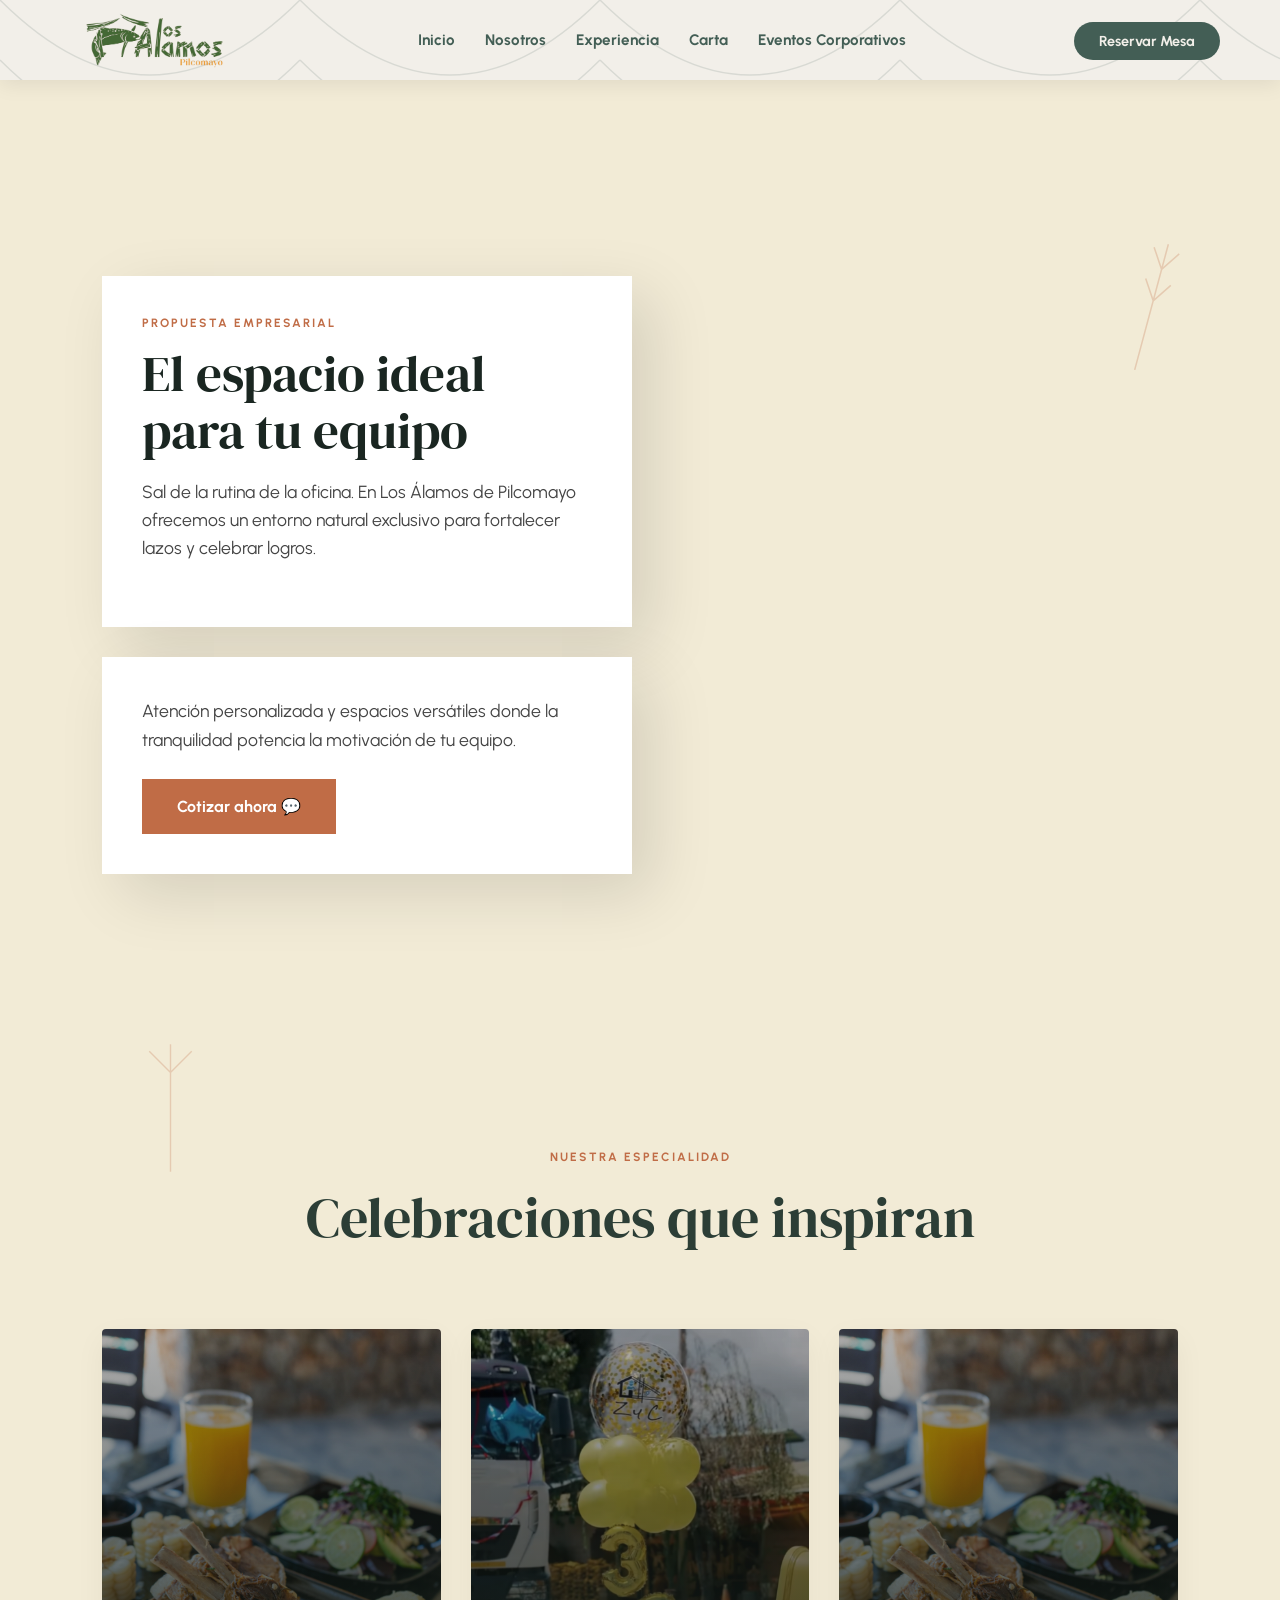
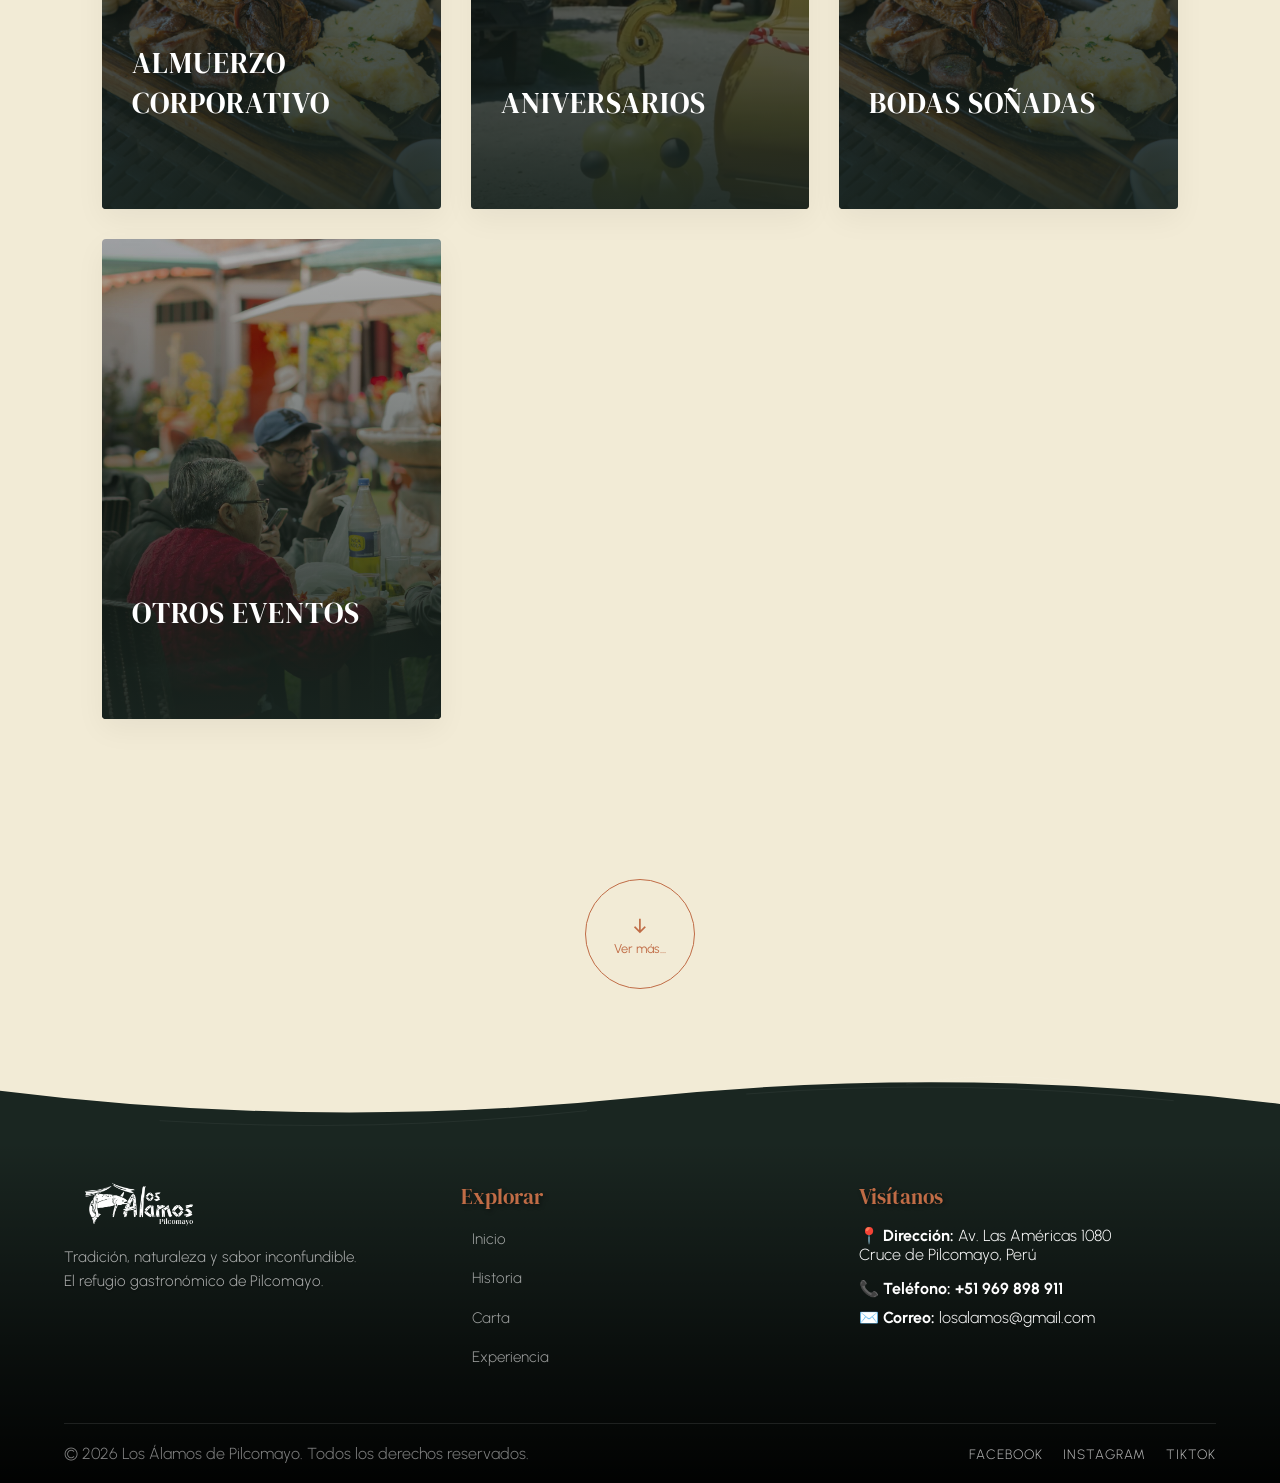
<file: corporativo.html>
<!DOCTYPE html>
<html lang="es">
<head>
    <meta charset="UTF-8">
    <meta name="viewport" content="width=device-width, initial-scale=1.0">
    <title>Eventos Corporativos | Los Álamos</title>
    <link rel="icon" type="image/png" href="assets/favicon.png?v=1.1">
    <link href="https://fonts.googleapis.com/css2?family=DM+Serif+Display&family=Urbanist:wght@300;400;600;700&display=swap" rel="stylesheet">
    <link rel="stylesheet" href="style.css">
    
    <style>
        /* --- ESTILOS BASE (BEIGE UNIFICADO) --- */
        body, main { 
            background-color: #f2ebd6 !important; 
            color: #2C3E36 !important; 
            margin: 0;
            overflow-x: hidden;
        }

        /* --- TIPOGRAFÍAS --- */
        h1, h2, h3 { 
            font-family: 'DM Serif Display', serif !important; 
            font-weight: 400;
        }
        p, a, span, li, div { font-family: 'Urbanist', sans-serif !important; }

        /* --- DECO RÚSTICA MEJORADA --- */
        .deco-rustica-mini {
            position: absolute;
            pointer-events: none;
            z-index: 10;
            opacity: 0.25;
        }
        .t-xs { width: 45px; } .t-sm { width: 85px; } .t-md { width: 130px; }

        /* --- HERO SECTION --- */
        .hero-corp-fullscreen {
            position: relative;
            width: 100%;
            min-height: 110vh;
            display: flex;
            align-items: center;
            justify-content: flex-start;
            padding-left: 8%;
            overflow: hidden;
        }

        .video-bg {
            position: absolute;
            top: 0; left: 0;
            width: 100%; height: 100%;
            object-fit: cover;
            z-index: 0;
            filter: brightness(0.65);
            object-position: center 60%;
        }

        .contenedor-bloques {
            position: relative;
            z-index: 2;
            display: flex;
            flex-direction: column;
            gap: 30px;
            max-width: 530px;
        }

        .bloque-blanco {
            background-color: white;
            padding: 40px;
            box-shadow: 20px 20px 60px rgba(0,0,0,0.12);
            animation: slideIn 1.2s ease-out;
        }

        .etiqueta-bloque {
            color: #C06C46;
            text-transform: uppercase;
            letter-spacing: 2px;
            font-size: 0.75rem;
            font-weight: 700;
            display: block;
            margin-bottom: 15px;
        }

        .bloque-blanco h1 {
            font-size: 3.2rem;
            line-height: 1.1;
            margin: 0 0 20px 0;
            color: #1A2621;
        }

        .bloque-blanco p {
            font-size: 1.1rem;
            line-height: 1.6;
            color: #444;
            margin-bottom: 25px;
        }

        .btn-corp-solid {
            background-color: #C06C46;
            color: white !important;
            padding: 18px 35px;
            text-decoration: none;
            font-weight: 700;
            display: inline-block;
            transition: 0.3s;
            border: none;
            cursor: pointer;
        }

        .btn-corp-solid:hover {
            background-color: #1A2621;
            transform: translateY(-3px);
        }

        /* --- SECCIÓN DE CARDS DE EVENTOS (BEIGE) --- */
        .seccion-servicios-grid {
            padding: 80px 8%;
            background-color: #f2ebd6;
            position: relative;
        }

        .eventos-cards-container {
            display: grid;
            grid-template-columns: repeat(auto-fit, minmax(280px, 1fr));
            gap: 30px;
            max-width: 1400px;
            margin: 0 auto;
        }

        .card-evento {
            position: relative;
            height: 480px;
            border-radius: 4px;
            overflow: hidden;
            text-decoration: none;
            transition: all 0.5s ease;
            box-shadow: 0 10px 30px rgba(0,0,0,0.05);
        }

        .card-evento:hover { transform: translateY(-8px); }

        .card-evento img {
            width: 100%;
            height: 100%;
            object-fit: cover;
            transition: transform 0.8s ease;
            filter: brightness(0.7);
        }

        .card-evento:hover img { transform: scale(1.1); filter: brightness(0.5); }

        .card-evento-info {
            position: absolute;
            inset: 0;
            display: flex;
            flex-direction: column;
            justify-content: flex-end;
            padding: 40px 30px;
            background: linear-gradient(transparent, rgba(26, 38, 33, 0.9));
            color: white;
            z-index: 2;
        }

        .card-evento-info h3 {
            font-size: 1.8rem;
            margin: 0 0 10px 0;
            text-transform: uppercase;
            letter-spacing: 1px;
        }

        .card-evento-info p {
            font-size: 0.95rem;
            opacity: 0;
            transform: translateY(20px);
            transition: 0.5s ease;
            color: #EBCB6C;
        }

        .card-evento:hover .card-evento-info p {
            opacity: 1;
            transform: translateY(0);
        }

        /* --- BOTÓN VER MÁS Y DESPLIEGUE --- */
        .scroll-trigger-container {
            display: flex;
            justify-content: center;
            margin: 80px 0;
            width: 100%;
        }

        .circle-btn {
            width: 110px; height: 110px;
            border: 1px solid #C06C46;
            border-radius: 50%;
            display: flex;
            flex-direction: column;
            align-items: center;
            justify-content: center;
            cursor: pointer;
            transition: all 0.5s ease;
            animation: bounce 2s infinite;
            background: transparent;
        }

        .circle-btn:hover { background-color: #C06C46; }
        .circle-btn span { color: #C06C46; font-size: 1.5rem; transition: 0.3s; }
        .circle-btn p { color: #C06C46; font-size: 0.8rem; margin: 0; transition: 0.3s; }
        .circle-btn:hover span, .circle-btn:hover p { color: white; }

        .mensaje-reveal {
            max-height: 0;
            opacity: 0;
            visibility: hidden;
            overflow: hidden;
            transition: all 1.2s cubic-bezier(0.4, 0, 0.2, 1);
            text-align: center;
            background-color: #f2ebd6; 
        }

        .reveal-active {
            max-height: 1200px;
            opacity: 1;
            visibility: visible;
            padding: 100px 5%;
        }

        .frase-corporativa {
            font-family: 'DM Serif Display', serif !important; 
            font-style: italic; 
            font-size: 2.4rem;
            line-height: 1.4;
            color: #1A2621;
            padding: 0 10%;
            margin-bottom: 40px;
        }

        /* --- 5. MONTAÑA Y FOOTER ORIGINALES CON ANIMACIÓN --- */
        .footer-divider-montana { width: 100%; line-height: 0; margin-top: -5px; position: relative; z-index: 10; }
        .footer-divider-montana svg { width: 100%; height: 80px; display: block; }
        .mountain-base { fill: #1A2621; } 
        .mountain-texture { fill: none; stroke: rgba(255,255,255,0.05); stroke-width: 1; }

        footer.footer-section { background-color: #1A2621; color: white; padding: 40px 5% 20px; position: relative; z-index: 10; }
        footer.footer-section a { color: inherit !important; text-decoration: none; }

        .social-links-minimal a, .links-col a {
            position: relative;
            text-decoration: none;
            color: inherit;
            opacity: 0.7;
            transition: opacity 0.3s ease;
            display: inline-block;
        }
        .social-links-minimal a:hover, .links-col a:hover { opacity: 1; }
        
        /* Animación de línea blanca */
        .social-links-minimal a::after, .links-col a::after {
            content: '';
            position: absolute;
            width: 0;
            height: 1px;
            bottom: -3px;
            left: 0;
            background-color: white;
            transition: width 0.3s ease;
        }
        .social-links-minimal a:hover::after, .links-col a:hover::after { width: 100%; }

        .footer-desc { max-width: 300px; line-height: 1.6; }
        .links-col h3, .contact-col h3 { color: #C06C46; margin-bottom: 20px; font-size: 1.3rem; }
        .social-links-minimal { display: flex; gap: 20px; flex-wrap: wrap; }

        /* --- ANIMACIONES --- */
        @keyframes slideIn {
            from { opacity: 0; transform: translateX(-50px); }
            to { opacity: 1; transform: translateX(0); }
        }

        @keyframes bounce {
            0%, 20%, 50%, 80%, 100% {transform: translateY(0);}
            40% {transform: translateY(-10px);}
            60% {transform: translateY(-5px);}
        }

        @media (max-width: 1024px) {
            .hero-corp-fullscreen { padding-left: 5%; padding-right: 5%; justify-content: center; }
            .bloque-blanco h1 { font-size: 2.2rem; }
            .eventos-cards-container { grid-template-columns: 1fr; }
            .frase-corporativa { font-size: 1.7rem; padding: 0 5%; }
            .deco-rustica-mini { display: none; }
        }
    </style>
</head>
<body>

    <header class="navbar">
        <div class="container nav-container">
            <div class="logo-area">
                <a href="index.html"><img src="assets/logo.png" alt="Logo Los Álamos" class="logo-img"></a>
            </div>
            <nav class="nav-menu">
                <div class="close-btn">×</div>
                <a href="index.html#hero" class="nav-link">Inicio</a>
                <a href="index.html#nosotros" class="nav-link">Nosotros</a>
                <a href="index.html#experiencia" class="nav-link">Experiencia</a>
                <a href="carta.html" class="nav-link">Carta</a>
                <a href="corporativo.html" class="nav-link activo">Eventos Corporativos</a>
            </nav>
            <div class="header-actions">
                <a href="https://api.whatsapp.com/send/?phone=51969898911" class="btn-pill" target="_blank">Reservar Mesa</a>
                <div class="hamburger"><span></span><span></span><span></span></div>
            </div>
        </div>
    </header>

    <main>
        <section class="hero-corp-fullscreen">
            <div class="deco-rustica-mini t-md" style="top: 15%; right: 5%; transform: rotate(15deg);">
                <svg viewBox="0 0 100 120" fill="none" stroke="#C06C46" stroke-width="1.2"><path d="M50,110 V10 M50,30 L40,15 M50,30 L60,15 M50,55 L40,40 M50,55 L60,40" /></svg>
            </div>

            <video autoplay muted loop playsinline class="video-bg">
                <source src="assets/video-evento-corporativo.mp4" type="video/mp4">
            </video>

            <div class="contenedor-bloques">
                <div class="bloque-blanco">
                    <span class="etiqueta-bloque">Propuesta Empresarial</span>
                    <h1>El espacio ideal<br>para tu equipo</h1>
                    <p>Sal de la rutina de la oficina. En Los Álamos de Pilcomayo ofrecemos un entorno natural exclusivo para fortalecer lazos y celebrar logros.</p>
                </div>

                <div class="bloque-blanco chico" style="animation-delay: 0.3s;">
                    <p>Atención personalizada y espacios versátiles donde la tranquilidad potencia la motivación de tu equipo.</p>
                    <a href="https://wa.me/51969898911" target="_blank" class="btn-corp-solid">Cotizar ahora 💬</a>
                </div>
            </div>
        </section>

        <section class="seccion-servicios-grid">
            <div class="deco-rustica-mini t-sm" style="top: -40px; left: 10%;"><svg viewBox="0 0 60 100" fill="none" stroke="#C06C46" stroke-width="1"><path d="M30,100 V10 M30,30 L15,15 M30,30 L45,15" /></svg></div>

            <div style="text-align: center; margin-bottom: 50px;">
                <span class="etiqueta-bloque">Nuestra Especialidad</span>
                <h2 style="font-size: 3.5rem;">Celebraciones que inspiran</h2>
                <div class="linea-creciente" style="background-color: #C06C46; margin: 20px auto;"></div>
            </div>

            <div class="eventos-cards-container">
                
                <a href="https://wa.me/51969898911?text=Hola,%20quisiera%20cotizar%20un%20ALMUERZO%20CORPORATIVO%20en%20Los%20Álamos." class="card-evento" target="_blank">
                    <img src="assets/DSC01380 (1).jpg" alt="Almuerzo Corporativo">
                    <div class="card-evento-info">
                        <h3>Almuerzo Corporativo</h3>
                        <p>Conecta a tu equipo en el mejor entorno natural del valle.</p>
                    </div>
                </a>

                <a href="https://wa.me/51969898911?text=Hola,%20quisiera%20información%20para%20celebrar%20un%20ANIVERSARIO%20en%20Los%20Álamos." class="card-evento" target="_blank">
                    <img src="assets/a.png" alt="Aniversario">
                    <div class="card-evento-info">
                        <h3>Aniversarios</h3>
                        <p>Celebra los años de éxito con una cena elegante y rústica.</p>
                    </div>
                </a>

                <a href="https://wa.me/51969898911?text=Hola,%20quisiera%20cotizar%20mi%20BODA%20en%20Los%20Álamos." class="card-evento" target="_blank">
                    <img src="assets/DSC01380 (1).jpg" alt="Bodas">
                    <div class="card-evento-info">
                        <h3>Bodas Soñadas</h3>
                        <p>El escenario perfecto para el "sí, acepto" rodeado de naturaleza.</p>
                    </div>
                </a>

                <a href="https://wa.me/51969898911?text=Hola,%20tengo%20una%20consulta%20para%20un%20evento%20especial%20en%20Los%20Álamos." class="card-evento" target="_blank">
                    <img src="assets/98 (1) (1).jpg" alt="Otros Eventos">
                    <div class="card-evento-info">
                        <h3>Otros Eventos</h3>
                        <p>Cumpleaños, baby showers y reuniones a medida.</p>
                    </div>
                </a>

            </div>
        </section>

        <div class="scroll-trigger-container">
            <div class="circle-btn" onclick="activarExperiencia()">
                <span>↓</span>
                <p>Ver más...</p>
            </div>
        </div>

        <div id="mensaje-extendido" class="mensaje-reveal">
            <p class="frase-corporativa">
                "En Los Álamos de Pilcomayo transformamos el almuerzo corporativo en una herramienta estratégica, donde la tranquilidad del valle y nuestra gastronomía se fusionan para que las ideas fluyan."
            </p>

            <video id="video-logo-anim" autoplay muted playsinline preload="auto" style="width:100%; max-width:400px; display:block; margin:0 auto;">
                <source src="assets/animacion.mp4" type="video/mp4">
            </video>
        </div>

        <audio id="audio-corp" src="assets/ambiente-corporativo.mp3"></audio>

        <div class="footer-divider-montana seccion-superpuesta">
            <svg viewBox="0 0 1200 120" preserveAspectRatio="none" xmlns="http://www.w3.org/2000/svg">
                <path class="mountain-base" d="M0,120 L0,40 Q300,100 600,50 Q900,0 1200,60 L1200,120 Z"/>
                <path class="mountain-texture" d="M150,85 Q350,105 550,70" />
                <path class="mountain-texture" d="M700,45 Q900,20 1100,55" />
                <path class="mountain-texture" d="M850,30 Q950,5 1050,35" />
            </svg>
        </div>

        <footer id="contacto" class="footer-section seccion-superpuesta">
            <div class="contenedor-interno">
                <div style="display: grid; grid-template-columns: repeat(auto-fit, minmax(200px, 1fr)); gap: 40px;">
                    <div class="footer-col brand-col">
                        <img src="assets/logo.png" alt="Los Álamos" style="width: 150px; filter: brightness(0) invert(1);">
                        <p class="footer-desc" style="opacity: 0.7; margin-top: 15px; line-height: 1.6;">
                            Tradición, naturaleza y sabor inconfundible. El refugio gastronómico de Pilcomayo.
                        </p>
                    </div>

                    <div class="footer-col links-col">
                        <h3 style="color: #C06C46; margin-bottom: 15px;">Explorar</h3>
                        <ul style="list-style: none; padding: 0; line-height: 1.8;">
                            <li><a href="#hero" style="color: white; text-decoration: none;">Inicio</a></li>
                            <li><a href="#nosotros" style="color: white; text-decoration: none;">Historia</a></li>
                            <li><a href="carta.html" style="color: white; text-decoration: none;">Carta</a></li>
                            <li><a href="#experiencia" style="color: white; text-decoration: none;">Experiencia</a></li>
                        </ul>
                    </div>

                    <div class="footer-col contact-col">
                        <h3 style="color: #C06C46; margin-bottom: 15px;">Visítanos</h3>
                        <div style="margin-bottom: 15px;">
                            <p><strong>📍 Dirección:</strong> Av. Las Américas 1080<br>Cruce de Pilcomayo, Perú</p>
                        </div>
                        <div style="margin-bottom: 10px;">
                            <p><strong>📞 Teléfono:</strong> <a href="tel:+51969898911" style="color: white; text-decoration: none; font-weight: bold;">+51 969 898 911</a></p>
                        </div>
                        <div>
                            <p><strong>✉️ Correo:</strong> <a href="mailto:losalamosdepilcomayo@gmail.com" style="color: white; text-decoration: none;">losalamos@gmail.com</a></p>
                        </div>
                    </div>
                </div>

                <div style="border-top: 1px solid rgba(255,255,255,0.1); margin-top: 40px; padding-top: 20px; display: flex; justify-content: space-between; align-items: center; flex-wrap: wrap; gap: 15px;">
                    <p style="opacity: 0.5; margin: 0;">© 2026 Los Álamos de Pilcomayo. Todos los derechos reservados.</p>
                    
                    <div class="social-links-minimal">
                        <a href="https://www.facebook.com/alamosdepilcomayo" target="_blank" rel="noopener noreferrer">Facebook</a>
                        <a href="https://www.instagram.com/alamosdepilcomayo/" target="_blank" rel="noopener noreferrer">Instagram</a>
                        <a href="https://www.tiktok.com/@losalamosdepilcomayo" target="_blank" rel="noopener noreferrer">TikTok</a>
                    </div>
                </div>
            </div>
        </footer>
    </main>

    <script>
        function activarExperiencia() {
            const audio = document.getElementById('audio-corp');
            audio.play().catch(e => console.log("Audio esperando interacción"));
            
            const mensaje = document.getElementById('mensaje-extendido');
            mensaje.classList.add('reveal-active');
            
            setTimeout(() => {
                mensaje.scrollIntoView({ behavior: 'smooth' });
            }, 300);
        }

        const hamburger = document.querySelector(".hamburger");
        const navMenu = document.querySelector(".nav-menu");
        const closeBtn = document.querySelector(".close-btn");
        hamburger.addEventListener("click", () => navMenu.classList.add("active"));
        closeBtn.addEventListener("click", () => navMenu.classList.remove("active"));
    </script>
</body>
</html>
</file>
<file: style.css>
/* =========================================
   1. VARIABLES GLOBALES (Colores y Fuentes)
   ========================================= */
:root {
    --bg-green: #435E55;       /* Verde Botones/Links */
    --bg-cream: #F2EFE9;       /* Fondo General */
    --text-white: #EAEAEA;     /* Textos sobre oscuro */
    --accent-orange: #C06C46;  /* Terracota / Ladrillo */
    --text-dark: #2C3E36;      /* Textos oscuros */
    
    --footer-green: #1A2621;   /* Verde Oscuro Footer */
    --brick-color: #BD7A5C;    /* Color Ladrillo Suave (Arcilla) */
}

* { margin: 0; padding: 0; box-sizing: border-box; }

html { scroll-behavior: smooth; }

body {
    background-color: var(--bg-cream);
    font-family: 'Urbanist', sans-serif;
    color: var(--text-dark);
    overflow-x: hidden;
    overflow-y: auto;
    transition: background-color 0.8s ease, color 0.8s ease;
}

/* =========================================
   2. HEADER (Navegación)
   ========================================= */
.navbar {
    background-color: var(--bg-cream);
    padding: 10px 0;
    position: sticky; top: 0; z-index: 1000;
    box-shadow: 0 4px 20px rgba(0,0,0,0.08);
    /* Patrón sutil de fondo */
    background-image: url("data:image/svg+xml,%3Csvg width='100%25' height='100%25' viewBox='0 0 100 100' xmlns='http://www.w3.org/2000/svg'%3E%3Cpath d='M0 0 Q 50 50 100 0' stroke='%23435E55' fill='none' stroke-width='0.5' opacity='0.15'/%3E%3Cpath d='M0 20 Q 50 70 100 20' stroke='%23435E55' fill='none' stroke-width='0.5' opacity='0.15'/%3E%3Cpath d='M0 40 Q 50 90 100 40' stroke='%23435E55' fill='none' stroke-width='0.5' opacity='0.15'/%3E%3Cpath d='M0 60 Q 50 110 100 60' stroke='%23435E55' fill='none' stroke-width='0.5' opacity='0.15'/%3E%3C/svg%3E");
    background-size: 300px auto; background-repeat: repeat-x;
}

.container { max-width: 1200px; margin: 0 auto; padding: 0 20px; }
.nav-container { display: flex; justify-content: space-between; align-items: center; height: 60px; }
.logo-img { max-height: 55px; width: auto; display: block; }

.nav-menu { display: flex; gap: 30px; }
.nav-link { 
    color: var(--bg-green); text-decoration: none; 
    font-weight: 700; font-size: 0.95rem; transition: 0.3s; 
}
.nav-link:hover { color: var(--accent-orange); }

.btn-pill {
    background: var(--bg-green); color: var(--bg-cream); padding: 10px 25px;
    border-radius: 50px; text-decoration: none; font-weight: 700; font-size: 0.9rem;
    transition: transform 0.2s, background 0.3s;
}
.btn-pill:hover { transform: scale(1.05); background: var(--accent-orange); }

/* =========================================
   3. HERO SECTION (Portada)
   ========================================= */
#hero {
    background: linear-gradient(to bottom, rgba(0, 0, 0, 0.6), rgba(0, 0, 0, 0.2)), url('assets/portada-principal.jpg');
    background-size: cover; background-position: center; background-repeat: no-repeat;
    min-height: 90vh; position: relative; padding-top: 60px; padding-bottom: 150px;
    display: flex; align-items: center;
}

.hero-grid { width: 100%; position: relative; z-index: 10; }
.hero-content { max-width: 600px; color: var(--text-white); }
.badge-rustico {
    display: inline-block; background: rgba(255,255,255,0.15); backdrop-filter: blur(5px);
    padding: 8px 16px; border-radius: 4px; font-size: 0.8rem; letter-spacing: 1px;
    margin-bottom: 20px; border-left: 3px solid var(--accent-orange);
}
.hero-title { font-family: 'DM Serif Display', serif; font-size: 4.5rem; line-height: 1; margin-bottom: 20px; text-shadow: 2px 2px 4px rgba(0,0,0,0.5); }
.hero-description { font-size: 1.1rem; opacity: 0.95; line-height: 1.6; margin-bottom: 35px; max-width: 480px; text-shadow: 1px 1px 2px rgba(0,0,0,0.5); }
.hero-buttons { display: flex; gap: 15px; }

.btn-primary { 
    background-color: var(--accent-orange); color: white; padding: 15px 35px; 
    border-radius: 12px; text-decoration: none; font-weight: 700; 
    box-shadow: 0 10px 20px rgba(192, 108, 70, 0.3); transition: 0.3s; 
}
.btn-primary:hover { transform: translateY(-3px); }

.btn-secondary { 
    background-color: transparent; color: white; padding: 15px 35px; 
    border-radius: 12px; text-decoration: none; font-weight: 700; 
    border: 2px solid rgba(255,255,255,0.5); transition: 0.3s; 
}
.btn-secondary:hover { border-color: white; background: rgba(255,255,255,0.15); }

/* Separador Hero */
.custom-divider { position: absolute; bottom: -1px; left: 0; width: 100%; line-height: 0; z-index: 20; }
.custom-divider svg { display: block; width: 100%; height: 150px; }
.divider-fill { fill: var(--bg-cream); } .divider-stroke { stroke: rgba(255,255,255,0.3); stroke-width: 1px; }

/* =========================================
   4. SECCIONES DE EXPERIENCIA (Sticky)
   ========================================= */
.experiencia-container {
    padding-top: 100px;
    padding-bottom: 0 !important;
    background-color: transparent !important;
    position: relative; z-index: 30;
    margin-bottom: -1px;
}

.sticky-section {
    display: flex; justify-content: space-between; align-items: flex-start;
    max-width: 1200px; margin: 0 auto 150px auto; padding: 0 20px; gap: 80px;
}

/* Espacio final crítico para que no choque con el footer */
.sticky-section:last-of-type, .sticky-section.ultima-seccion {
    margin-bottom: 150px !important; 
    padding-bottom: 0 !important;
}

.texto-columna { flex: 1; padding-top: 60px; }
.etiqueta-deco { 
    display: inline-block; font-family: 'Fira Code', monospace; 
    color: var(--accent-orange); font-size: 0.85rem; margin-bottom: 20px; 
    text-transform: uppercase; letter-spacing: 2px; 
}
.sticky-section h2 { 
    font-family: 'DM Serif Display', serif; font-size: 3.5rem; line-height: 1.1; 
    color: var(--bg-green); margin-bottom: 30px; transition: color 0.8s ease; 
}
.sticky-section p { 
    font-family: 'Urbanist', sans-serif; font-size: 1.1rem; line-height: 1.8; 
    color: #555; margin-bottom: 25px; max-width: 450px; transition: color 0.8s ease; 
}

.imagen-columna { flex: 1; position: sticky; top: 100px; height: fit-content; }
.sticky-section:last-of-type .imagen-columna { position: relative !important; top: 0 !important; }

.marco-foto { 
    width: 100%; height: 550px; overflow: hidden; border-radius: 20px; 
    box-shadow: 0 20px 40px rgba(0,0,0,0.2); 
}
.marco-foto img { width: 100%; height: 100%; object-fit: cover; transition: transform 0.7s ease; }
.marco-foto:hover img { transform: scale(1.05); }

.sticky-section.invertido { flex-direction: row-reverse; }
.btn-linea { 
    display: inline-block; color: var(--text-dark); text-decoration: none; 
    font-weight: 700; border-bottom: 2px solid var(--accent-orange); 
    padding-bottom: 5px; transition: 0.3s; 
}

/* =========================================
   SEPARADOR FINAL: MONTAÑA CON TEXTURA
   ========================================= */
.footer-divider-montana {
    position: relative;
    width: 100%;
    line-height: 0;
    z-index: 50;
    /* Margen negativo para pegarse perfectamente al footer de abajo */
    margin-bottom: -2px; 
}

.footer-divider-montana svg {
    display: block;
    width: 100%;
    height: 90px; /* Altura elegante de la montaña */
}

/* Color de la base sólida de la montaña (usa tu variable) */
.mountain-base {
    fill: var(--footer-green);
}

/* Estilo de las líneas blancas de textura */
.mountain-texture {
    fill: none;
    stroke: rgba(255, 255, 255, 0.15); /* Blanco muy sutil y elegante */
    stroke-width: 1.5px;
    stroke-linecap: round;
    vector-effect: non-scaling-stroke; /* Mantiene la línea fina al redimensionar */
}

/* =========================================
   FOOTER ELEGANTE CON ICONOS
   ========================================= */
.footer-section {
    background-color: var(--footer-green);
    color: #F2EFE9;
    /* Quitamos padding superior porque la montaña ya da el aire */
    padding: 20px 0 0 0; 
    position: relative;
    z-index: 50;
    font-weight: 300;
    /* Eliminamos cualquier pseudo-elemento anterior que causara conflictos */
    &::before { content: none !important; }
}

.footer-grid {
    display: grid;
    grid-template-columns: 1.2fr 0.8fr 1.3fr;
    gap: 60px;
    padding-bottom: 50px;
}

/* --- LOGO Y TEXTOS --- */
.footer-logo { width: 130px; margin-bottom: 25px; filter: brightness(0) invert(1); opacity: 0.9; }
.footer-desc {
    font-size: 0.95rem;
    line-height: 1.7;
    
    /* Blanco casi puro y con sombra suave para lectura */
    color: #f0f0f0;
    opacity: 1; /* Quitamos transparencias */
    text-shadow: 0 1px 2px rgba(0,0,0,0.5);
    
    max-width: 320px;
}
.footer-col h3 {
    font-family: 'DM Serif Display', serif;
    font-size: 1.5rem;
    margin-bottom: 25px;
    
    /* Color naranja intenso */
    color: var(--accent-orange);
    
    /* Sombra negra suave detrás de la letra para que "flote" */
    text-shadow: 2px 2px 4px rgba(0,0,0,0.4);
}

/* --- NAVEGACIÓN --- */
.links-col ul { list-style: none; padding-left: 10px; }
.links-col ul li { margin-bottom: 12px; }
.links-col ul li a {
    color: #F2EFE9; text-decoration: none; font-size: 0.95rem;
    opacity: 0.6; transition: all 0.3s ease; display: flex; align-items: center; gap: 8px;
}
.links-col ul li a:hover { color: var(--accent-orange); opacity: 1; transform: translateX(5px); }
.links-col ul li a::before { content: '•'; color: var(--accent-orange); opacity: 0; transition: 0.3s; }
.links-col ul li a:hover::before { opacity: 1; }


/* --- CONTACTO CON ICONOS CSS --- */
.contact-item { position: relative; padding-left: 35px; margin-bottom: 20px; }
.contact-item::before {
    content: ''; position: absolute; left: 0; top: 2px; width: 20px; height: 20px;
    background-repeat: no-repeat; background-position: center; background-size: contain;
}
/* Iconos */
.icon-loc::before { background-image: url("data:image/svg+xml,%3Csvg xmlns='http://www.w3.org/2000/svg' viewBox='0 0 24 24' fill='none' stroke='%23BD7A5C' stroke-width='2' stroke-linecap='round' stroke-linejoin='round'%3E%3Cpath d='M21 10c0 7-9 13-9 13s-9-6-9-13a9 9 0 0 1 18 0z'%3E%3C/path%3E%3Ccircle cx='12' cy='10' r='3'%3E%3C/circle%3E%3C/svg%3E"); }
.icon-tel::before { background-image: url("data:image/svg+xml,%3Csvg xmlns='http://www.w3.org/2000/svg' viewBox='0 0 24 24' fill='none' stroke='%23BD7A5C' stroke-width='2' stroke-linecap='round' stroke-linejoin='round'%3E%3Cpath d='M22 16.92v3a2 2 0 0 1-2.18 2 19.79 19.79 0 0 1-8.63-3.07 19.5 19.5 0 0 1-6-6 19.79 19.79 0 0 1-3.07-8.67A2 2 0 0 1 4.11 2h3a2 2 0 0 1 2 1.72 12.84 12.84 0 0 0 .7 2.81 2 2 0 0 1-.45 2.11L8.09 9.91a16 16 0 0 0 6 6l1.27-1.27a2 2 0 0 1 2.11-.45 12.84 12.84 0 0 0 2.81.7A2 2 0 0 1 22 16.92z'%3E%3C/path%3E%3C/svg%3E"); top: 4px; }
.icon-mail::before { background-image: url("data:image/svg+xml,%3Csvg xmlns='http://www.w3.org/2000/svg' viewBox='0 0 24 24' fill='none' stroke='%23BD7A5C' stroke-width='2' stroke-linecap='round' stroke-linejoin='round'%3E%3Cpath d='M4 4h16c1.1 0 2 .9 2 2v12c0 1.1-.9 2-2 2H4c-1.1 0-2-.9-2-2V6c0-1.1.9-2 2-2z'%3E%3C/path%3E%3Cpolyline points='22,6 12,13 2,6'%3E%3C/polyline%3E%3C/svg%3E"); top: 4px;}

.contact-item p, .contact-item a {
    color: #F2EFE9; text-decoration: none; font-size: 1rem; line-height: 1.5;
    opacity: 0.8; transition: 0.3s;
}
.contact-item a:hover { color: var(--accent-orange); opacity: 1; }


/* --- BARRA INFERIOR --- */
.footer-bottom {
    border-top: 1px solid rgba(242, 239, 233, 0.1);
    padding: 25px 0;
    display: flex; justify-content: space-between; align-items: center;
}
.copyright { font-size: 0.85rem; opacity: 0.5; }

.social-links-minimal { display: flex; gap: 30px; }
.social-links-minimal a {
    color: #F2EFE9; text-decoration: none; font-size: 0.85rem;
    text-transform: uppercase; letter-spacing: 1px; opacity: 0.6; transition: 0.3s;
    position: relative;
}
.social-links-minimal a:hover { color: var(--accent-orange); opacity: 1; }
.social-links-minimal a::after {
    content: ''; position: absolute; bottom: -5px; left: 0; width: 0%; height: 1px;
    background: var(--accent-orange); transition: 0.3s;
}
.social-links-minimal a:hover::after { width: 100%; }


/* --- RESPONSIVE --- */
@media (max-width: 860px) {
    /* Ajuste de montaña en celular */
    .footer-divider-montana svg { height: 60px; }
    
    .footer-section { padding-top: 20px; }
    .footer-grid { grid-template-columns: 1fr; text-align: center; gap: 40px; padding-bottom: 30px;}
    .contact-item { padding-left: 0; margin-bottom: 15px; }
    .contact-item::before { display: none; } 
    .footer-bottom { flex-direction: column-reverse; gap: 20px; text-align: center; }
}
/* =========================================
   CARTA INTERACTIVA (VERSIÓN FINAL: CENTRADO + FIX ZOOM)
   ========================================= */

/* 1. ESTRUCTURA BASE */
.body-carta {
    background-color: #F0E6D2;
    min-height: 100vh; 
    width: 100%;
    /* En PC evitamos scroll para que se vea como una App */
    overflow-y: hidden; 
    overflow-x: hidden;
    position: relative;
}

.fondo-carta {
    position: fixed; top: 0; left: 0; width: 100%; height: 100%; z-index: -2;
    background-image: url("data:image/svg+xml,%3Csvg viewBox='0 0 200 200' xmlns='http://www.w3.org/2000/svg'%3E%3Cfilter id='noiseFilter'%3E%3CfeTurbulence type='fractalNoise' baseFrequency='0.65' numOctaves='3' stitchTiles='stitch'/%3E%3C/filter%3E%3Crect width='100%25' height='100%25' filter='url(%23noiseFilter)' opacity='0.1'/%3E%3C/svg%3E");
}

/* 2. BOTÓN FLOTANTE (FIX ANTI-DESAPARICIÓN) */
.navbar-carta {
    position: fixed !important; 
    top: 30px !important;
    left: 30px !important;
    z-index: 99999 !important;
    
    /* ESTO EVITA QUE DESAPAREZCA CON EL ZOOM: */
    transform: translateZ(0); 
    -webkit-transform: translateZ(0);
    
    width: auto !important; 
    padding: 0 !important;
    pointer-events: none; /* El contenedor no estorba */
}

.btn-volver-esquina {
    pointer-events: auto; /* El botón sí funciona */
    display: inline-flex; align-items: center; gap: 8px;
    
    background: #ffffff !important; 
    color: #2C3E36 !important;
    padding: 10px 22px !important; 
    border-radius: 50px !important;
    border: 1px solid rgba(0,0,0,0.1) !important;
    
    font-weight: 800 !important; font-size: 0.9rem !important;
    text-decoration: none !important; 
    box-shadow: 0 5px 20px rgba(0,0,0,0.2) !important;
    transition: transform 0.2s ease;
}
.btn-volver-esquina:hover { 
    transform: scale(1.05); color: #C06C46 !important; 
}


/* 3. CONTENEDOR CENTRAL (CENTRADO PURO) */
.main-carta {
    min-height: 100vh;
    width: 100%;
    display: flex; 
    flex-direction: column; 
    align-items: center; 
    justify-content: center; 
    
    /* AQUÍ ESTÁ EL TRUCO PARA SUBIRLA: */
    padding-top: 20px;      /* Muy poco espacio arriba */
    padding-bottom: 140px;  /* MUCHO espacio abajo (colchón invisible) */
    
    box-sizing: border-box;
}

.visor-menu {
    position: relative;
    display: flex; flex-direction: column; align-items: center; justify-content: center;
    width: 100%;
    height: 100%; /* Usa toda la altura disponible */
}

.imagen-papel {
    display: block; 
    width: auto; 
    max-width: 100%;
    
    /* CAMBIO CLAVE: Bajamos de 85vh a 72vh */
    /* Esto la hace un pelín más chica para que quepa cómoda y suba */
    max-height: 72vh; 
    
    object-fit: contain;
    box-shadow: 0 20px 50px -10px rgba(0, 0, 0, 0.3);
    border-radius: 4px;
}


/* 4. PAGINADOR (PEGADO ABAJO PERO SEGURO) */
/* --- PAGINADOR (CORREGIDO PARA NO TAPAR) --- */
.paginacion-indicador {
    /* 1. Cambio clave: relative hace que ocupe espacio real */
    position: relative; 
    bottom: auto; /* Quitamos la posición fija */
    
    /* 2. Le damos aire arriba para separarse de la carta */
    margin-top: 30px; 
    
    /* Estética */
    background: rgba(255, 255, 255, 0.9); 
    color: #2C3E36; 
    font-family: 'Urbanist', sans-serif; 
    font-weight: 800;
    padding: 8px 25px; 
    border-radius: 50px;
    box-shadow: 0 5px 15px rgba(0,0,0,0.1);
    
    /* Aseguramos que se vea */
    z-index: 50;
    pointer-events: auto;
}

/* 5. FLECHAS DE NAVEGACIÓN */
.nav-arrow {
    position: fixed; top: 50%; transform: translateY(-50%);
    background: white; width: 50px; height: 50px; border-radius: 50%;
    display: flex; justify-content: center; align-items: center;
    box-shadow: 0 4px 10px rgba(0,0,0,0.2); cursor: pointer; z-index: 100;
    border: none; color: #2C3E36;
}
.nav-arrow:hover { background: #C06C46; color: white; }
.nav-arrow.left { left: 30px; }
.nav-arrow.right { right: 30px; }


/* =========================================
   RESPONSIVO (MÓVIL)
   ========================================= */
@media (max-width: 860px) {
    /* En celular activamos el scroll */
    .body-carta { overflow-y: auto; }
    
    .main-carta {
        height: auto; 
        min-height: 100vh;
        display: block; /* Bloque normal para scrollear */
        text-align: center;
        /* Espacio arriba para el botón y abajo para el paginador */
        padding-top: 80px; 
        padding-bottom: 80px;
    }

    .visor-menu { height: auto; display: block; }

    .imagen-papel {
        max-height: none; /* Que crezca lo necesario */
        width: 100%; margin: 0 auto;
    }

    /* Flechas pegadas a los bordes */
    .nav-arrow { width: 40px; height: 40px; background: rgba(255,255,255,0.9); }
    .nav-arrow.left { left: 5px; } 
    .nav-arrow.right { right: 5px; }

    /* Botón más pequeño */
    .navbar-carta { top: 20px !important; left: 20px !important; }
    .btn-volver-esquina { padding: 8px 16px !important; font-size: 0.8rem !important; }

    /* Paginador flotante fijo */
    .paginacion-indicador {
        position: fixed; bottom: 20px;
        left: 50%; transform: translateX(-50%);
        box-shadow: 0 4px 10px rgba(0,0,0,0.2);
        z-index: 500;
        width: auto; margin: 0;
    }
}
/* =========================================
   ESTILOS DE VIDEOS EN BUCLE (FADE)
   ========================================= */

/* Estilo base para todos los videos */
.video-fade {
    width: 100%;
    height: 120%;
    object-fit: cover; /* Cubre todo el marco sin estirarse */
    display: block;
    
    /* MÁSCARA POR DEFECTO (Para secciones normales 1 y 3) */
    /* El video se ve a la derecha y se desvanece a la izquierda (hacia el texto) */
    mask-image: linear-gradient(to left, rgba(0,0,0,1) 70%, rgba(0,0,0,0) 100%);
    -webkit-mask-image: linear-gradient(to left, rgba(0,0,0,1) 70%, rgba(0,0,0,0) 100%);
}

/* MÁSCARA INVERTIDA (Para la sección 2 "Cocina" que está al revés) */
/* Detectamos automáticamente si está dentro de una sección .invertido */
.sticky-section.invertido .video-fade {
    /* Aquí el video está a la izquierda, así que difuminamos hacia la derecha */
    mask-image: linear-gradient(to right, rgba(0,0,0,1) 70%, rgba(0,0,0,0) 100%);
    -webkit-mask-image: linear-gradient(to right, rgba(0,0,0,1) 70%, rgba(0,0,0,0) 100%);
}
/* ======================================================
   CÓDIGO FINAL: VIDEOS "PEGADOS AL BORDE" (FULL BLEED)
   ====================================================== */

/* 1. PREPARACIÓN DEL CONTENEDOR */
/* Necesitamos que la sección permita elementos que se salgan de ella */
.sticky-section {
    position: relative !important;
    /* IMPORTANTE: No usamos overflow:hidden aquí para permitir que el video toque el borde */
    overflow: visible !important; 
}

/* 2. LA COLUMNA DE TEXTO (Se mantiene en su sitio) */
.texto-columna {
    position: relative;
    z-index: 5; /* El texto siempre encima del video */
}

/* 3. EL VIDEO "ROMPE-BORDES" (La Magia Matemática) */
.imagen-columna {
    position: absolute !important;
    top: 0 !important;
    bottom: 0 !important;
    
    /* ANCHO: 60% de la pantalla para asegurar que cubra bien */
    width: 60vw !important; 
    height: auto !important;
    z-index: 1;
    
    /* CÁLCULO PARA PEGAR A LA DERECHA (Barra de Scroll) */
    /* Calcula la distancia exacta desde el contenedor hasta el borde de la pantalla */
    right: calc((100% - 100vw) / 2) !important;
    left: auto !important;
    
    margin: 0 !important;
}

/* 4. PARA LA SECCIÓN INVERTIDA (Pegado a la Izquierda) */
.sticky-section.invertido .imagen-columna {
    /* Pegamos al borde izquierdo */
    left: calc((100% - 100vw) / 2) !important;
    right: auto !important;
}

/* 5. EL MARCO (Invisible) */
.marco-foto {
    width: 100% !important;
    height: 100% !important;
    box-shadow: none !important;
    border-radius: 0 !important;
    background: transparent !important;
}

/* 6. EL VIDEO Y EL DIFUMINADO (Más Sólido) */
.video-fade {
    width: 100%;
    height: 100%;
    object-fit: cover !important;
    display: block;

    /* DIFUMINADO MENOR (Más sólido) */
    /* black 85% -> El video se ve nítido en el 85% de su ancho. Solo el 15% final se funde. */
    mask-image: linear-gradient(to left, black 85%, transparent 100%);
    -webkit-mask-image: linear-gradient(to left, black 85%, transparent 100%);
}

/* Difuminado invertido para la sección 2 */
.sticky-section.invertido .video-fade {
    mask-image: linear-gradient(to right, black 85%, transparent 100%);
    -webkit-mask-image: linear-gradient(to right, black 85%, transparent 100%);
}


/* =========================================
   RESPONSIVO (CELULAR)
   ========================================= */
/* En celular desactivamos este efecto para que no se rompa la pantalla */
@media (max-width: 900px) {
    .sticky-section {
        overflow: hidden !important; /* Volvemos a contener */
    }

    .imagen-columna {
        position: relative !important; /* Vuelve al flujo normal */
        width: 100vw !important; /* Ancho completo de la pantalla móvil */
        height: 350px !important; /* Altura fija para móvil */
        
        /* Reseteamos posiciones */
        right: auto !important; 
        left: 50% !important; 
        margin-left: -50vw !important; /* Truco para centrar full-width en móvil */
        top: auto !important; bottom: auto !important;
        margin-top: 20px !important;
    }
    
    .video-fade {
        /* En celular, difuminamos de abajo hacia arriba */
        mask-image: linear-gradient(to top, black 60%, transparent 100%);
        -webkit-mask-image: linear-gradient(to top, black 60%, transparent 100%);
    }
}
/* ======================================================
   AJUSTE ESPECIAL: VIDEOS VERTICALES (COCINA Y AMBIENTE)
   ====================================================== */

.video-vertical {
    /* Mantenemos 'cover' para que no queden huecos vacíos, 
       pero centramos la imagen para ver la acción del Reel */
    object-fit: cover !important;
    object-position: center center !important;
    
    /* MÁSCARA MÍNIMA (Sólido casi hasta el final) */
    /* El video se ve nítido en el 95%, solo el 5% del borde se funde */
    mask-image: linear-gradient(to left, black 95%, transparent 100%);
    -webkit-mask-image: linear-gradient(to left, black 95%, transparent 100%);
}

/* Ajuste específico para la Sección 2 (Cocina - Lado Izquierdo) */
.sticky-section.invertido .video-vertical {
    /* Fusión mínima hacia la derecha */
    mask-image: linear-gradient(to right, black 95%, transparent 100%);
    -webkit-mask-image: linear-gradient(to right, black 95%, transparent 100%);
}

/* RESPONSIVO MÓVIL (Celular) */
@media (max-width: 900px) {
    .video-vertical {
        /* En celular los verticales se ven perfectos completos */
        object-position: center top !important;
        /* Difuminado suave abajo para el texto */
        mask-image: linear-gradient(to top, black 80%, transparent 100%);
        -webkit-mask-image: linear-gradient(to top, black 80%, transparent 100%);
    }
}
/* ======================================================
   CORRECCIÓN FINAL: VIDEOS VERTICALES (SIN ZOOM EXTREMO)
   ====================================================== */

/* 1. EL CONTENEDOR VERTICAL */
.imagen-columna.columna-vertical {
    /* CAMBIO CLAVE: No definimos ancho fijo, sino altura fija */
    height: 100% !important; /* Que sea tan alto como la sección */
    width: auto !important;  /* Que el ancho se ajuste solo (para no deformar) */
    
    /* Mantenemos pegado al borde derecho (scroll) */
    right: calc((100% - 100vw) / 2) !important;
    left: auto !important;
    top: 0 !important;
    
    /* Aspect Ratio aproximado de un celular (9:16) para reservar espacio */
    aspect-ratio: 9/16;
    min-width: 350px; /* Mínimo ancho para que no desaparezca */
}

/* 2. PARA LA SECCIÓN INVERTIDA (Cocina - Lado Izquierdo) */
.sticky-section.invertido .imagen-columna.columna-vertical {
    left: calc((100% - 100vw) / 2) !important;
    right: auto !important;
}

/* 3. EL VIDEO DENTRO DE LA COLUMNA */
.columna-vertical .video-fade {
    width: 100% !important;
    height: 100% !important;
    object-fit: cover !important; /* Llena el espacio vertical */
    
    /* IMPORTANTE: Quitamos el difuminado agresivo horizontal */
    /* Hacemos un difuminado sutil en el borde interno */
    mask-image: linear-gradient(to left, black 85%, transparent 100%);
    -webkit-mask-image: linear-gradient(to left, black 85%, transparent 100%);
}

/* Difuminado invertido para la sección izquierda */
.sticky-section.invertido .columna-vertical .video-fade {
    mask-image: linear-gradient(to right, black 85%, transparent 100%);
    -webkit-mask-image: linear-gradient(to right, black 85%, transparent 100%);
}

/* 4. OPCIONAL: EFECTO CELULAR (Si quieres el borde de teléfono) */
/* Si prefieres la Opción 1, descomenta (quita las barras) de estas lineas: */
/*
.columna-vertical .marco-foto {
    border: 8px solid #1A1A1A !important;
    border-radius: 30px !important;
    box-shadow: 0 20px 40px rgba(0,0,0,0.3) !important;
    overflow: hidden !important;
    background: black !important;
    margin: 20px; 
}
*/

/* 5. RESPONSIVO MÓVIL */
@media (max-width: 900px) {
    .imagen-columna.columna-vertical {
        width: 100vw !important; /* En celular ocupa todo el ancho */
        height: 500px !important; /* Altura fija */
        aspect-ratio: unset;
        right: auto !important; left: 50% !important;
        margin-left: -50vw !important;
        position: relative !important;
    }
    
    .columna-vertical .video-fade {
         mask-image: linear-gradient(to top, black 70%, transparent 100%);
        -webkit-mask-image: linear-gradient(to top, black 70%, transparent 100%);
    }
}
/* ======================================================
   NUEVO DISEÑO: ESTILO "TARJETA VERTICAL" (Elegante y Limpio)
   ====================================================== */

/* 1. RESETEAR EL CONTENEDOR (Volver a la normalidad) */
.sticky-section {
    position: relative !important;
    overflow: visible !important;
    align-items: center !important; /* Centra texto y video verticalmente */
    min-height: 80vh; /* Altura mínima para que respire */
}

/* 2. LA COLUMNA DEL VIDEO (La Tarjeta) */
.imagen-columna.columna-vertical {
    /* Quitamos los trucos de pantalla completa */
    position: relative !important;
    left: auto !important; right: auto !important;
    top: auto !important; bottom: auto !important;
    width: 100% !important;
    margin: 0 !important;
    
    /* CENTRADO DE LA COLUMNA */
    display: flex !important;
    justify-content: center !important;
    align-items: center !important;
}

/* 3. EL MARCO DEL VIDEO (El tamaño del "Celular") */
.columna-vertical .marco-foto {
    /* Definimos un tamaño vertical elegante (Proporción 9:16) */
    width: 380px !important;  /* Ancho ideal para video vertical en PC */
    height: 600px !important; /* Altura imponente */
    
    /* Estética de tarjeta premium */
    border-radius: 200px 200px 20px 20px !important; /* EFECTO ARCO (Muy de moda en restaurantes) */
    /* Si prefieres rectangular redondeado, usa: border-radius: 30px !important; */
    
    box-shadow: 0 30px 60px rgba(0,0,0,0.4) !important; /* Sombra elegante */
    background: #000 !important; /* Fondo negro por si carga lento */
    overflow: hidden !important;
    
    /* Transformación suave al pasar el mouse (Opcional) */
    transition: transform 0.5s ease;
}

.columna-vertical .marco-foto:hover {
    transform: translateY(-10px); /* Flota un poquito al pasar el mouse */
}

/* 4. EL VIDEO DENTRO (Sin difuminados raros, nitidez total) */
.columna-vertical .video-fade {
    width: 100% !important;
    height: 100% !important;
    object-fit: cover !important; /* Llena la tarjeta */
    object-position: center center !important;
    
    /* Quitamos las máscaras de difuminado para que se vea limpio */
    mask-image: none !important;
    -webkit-mask-image: none !important;
    transform: none !important;
}

/* 5. RESPONSIVO (Adaptación a Celular) */
@media (max-width: 900px) {
    .imagen-columna.columna-vertical {
        margin-top: 40px !important;
        margin-bottom: 40px !important;
    }
    
    .columna-vertical .marco-foto {
        /* En celular lo hacemos un poco más pequeño para que quepa */
        width: 90% !important;
        max-width: 350px !important;
        height: 500px !important;
        border-radius: 30px !important; /* En celular queda mejor redondeado simple */
    }
}
/* ======================================================
   AJUSTE FINAL: FORMATO REEL EXACTO (9:16)
   ====================================================== */

/* 1. EL MARCO CON LA PROPORCIÓN EXACTA DE FACEBOOK/TIKTOK */
.columna-vertical .marco-foto {
    /* Ancho ideal para escritorio */
    width: 360px !important;
    
    /* MAGIA: Esto obliga a la caja a tener la altura exacta de un celular */
    /* Así el video "Full Reel" calza perfecto y no se corta nada */
    aspect-ratio: 9 / 16 !important; 
    height: auto !important; 
    
    /* El diseño de arco que te gustó (o puedes poner 30px para rectangular) */
    border-radius: 200px 200px 20px 20px !important; 
    
    box-shadow: 0 30px 60px rgba(0,0,0,0.4) !important;
    background: #000 !important;
    overflow: hidden !important;
    
    /* Centrado en su columna */
    margin: 0 auto !important; 
}

/* 2. EL VIDEO ADENTRO */
.columna-vertical .video-fade {
    width: 100% !important;
    height: 100% !important;
    object-fit: cover !important; /* Ahora sí, cover no cortará nada porque la caja es del mismo tamaño */
    object-position: center center !important;
    mask-image: none !important; /* Sin difuminado, nitidez total */
    -webkit-mask-image: none !important;
}

/* 3. RESPONSIVO (Para que en celular no sea gigante) */
@media (max-width: 900px) {
    .columna-vertical .marco-foto {
        width: 100% !important;
        max-width: 320px !important; /* Un poco más chico en móvil */
        aspect-ratio: 9 / 16 !important;
        border-radius: 30px !important; /* En celular se ve mejor simple */
    }
}
/* ======================================================
   NUEVO DISEÑO SECCIÓN 1: TARJETA HORIZONTAL (SIN FADE)
   ====================================================== */

/* 1. EL MARCO (Estilo unificado con las verticales) */
.columna-horizontal-card .marco-foto {
    /* Formato horizontal panorámico */
    width: 100% !important;
    aspect-ratio: 16 / 9 !important; 
    height: auto !important;

    /* Bordes redondeados elegantes (coherente con el estilo arco) */
    border-radius: 40px !important; 
    
    /* La misma sombra potente que las verticales */
    box-shadow: 0 30px 60px rgba(0,0,0,0.4) !important;
    
    background: #000 !important;
    overflow: hidden !important;
    margin: 0 auto !important;
    /* Transición suave para hover */
    transition: transform 0.5s ease, box-shadow 0.5s ease;
}

/* Efecto opcional al pasar el mouse */
.columna-horizontal-card .marco-foto:hover {
    transform: translateY(-5px);
    box-shadow: 0 40px 70px rgba(0,0,0,0.5) !important;
}

/* 2. EL VIDEO ADENTRO (Eliminamos el difuminado) */
.columna-horizontal-card .video-fade {
    width: 100% !important;
    height: 100% !important;
    object-fit: cover !important;
    
    /* IMPORTANTE: Quitamos la máscara para que sea nítido */
    mask-image: none !important;
    -webkit-mask-image: none !important;
    transform: none !important;
}

/* RESPONSIVO MÓVIL */
@media (max-width: 900px) {
    .columna-horizontal-card .marco-foto {
        border-radius: 25px !important; /* Un poco menos redondeado en móvil */
    }
}/* ======================================================
   CORRECCIÓN DEFINITIVA SECCIÓN 1: HORNO RÚSTICO CENTRADO
   ====================================================== */

/* 1. AJUSTE DEL CONTENEDOR PADRE (Para que no se encimen) */
.sticky-section {
    display: flex !important;
    align-items: center !important; /* Centra verticalmente texto y video */
    justify-content: space-between !important; /* Separa los elementos */
    gap: 50px !important; /* Espacio de seguridad entre texto y video */
    padding: 0 5% !important; /* Márgenes laterales para que respire */
}

/* 2. CONTROL DEL TEXTO (Para que no se estire demasiado) */
.texto-columna {
    flex: 1 !important; /* Ocupa el 50% del espacio */
    max-width: 550px !important; /* Límite para lectura cómoda */
}

/* 3. CONTROL DE LA COLUMNA DE IMAGEN */
.imagen-columna.columna-horizontal-card {
    flex: 1 !important; /* Ocupa el otro 50% */
    display: flex !important;
    justify-content: center !important; /* CENTRA el video horizontalmente en su espacio */
    align-items: center !important;
}

/* 4. EL MARCO CON FORMA DE "HORNO/CASITA" */
.columna-horizontal-card .marco-foto {
    width: 100% !important;
    max-width: 520px !important; /* Tamaño controlado (ni gigante ni enano) */
    
    /* Proporción un poco más cuadrada para parecer casita (4:3) o mantenemos 16:9 */
    aspect-ratio: 16 / 10 !important; 
    height: auto !important;

    /* LA FORMA DE HORNO: Mucha curva arriba, poca abajo */
    border-radius: 150px 150px 30px 30px !important; 
    
    /* Sombra y Fondo */
    box-shadow: 0 25px 50px rgba(0,0,0,0.35) !important;
    background: #000 !important;
    overflow: hidden !important;
    
    /* Asegura que no tenga márgenes raros */
    margin: 0 !important; 
    
    transition: transform 0.4s ease;
}

/* Efecto Hover sutil */
.columna-horizontal-card .marco-foto:hover {
    transform: scale(1.03);
}

/* 5. EL VIDEO ADENTRO */
.columna-horizontal-card .video-fade {
    width: 100% !important;
    height: 100% !important;
    object-fit: cover !important;
    object-position: center center !important;
    mask-image: none !important;
    -webkit-mask-image: none !important;
}


/* =========================================
   RESPONSIVO (CELULAR Y TABLETS)
   ========================================= */
@media (max-width: 900px) {
    .sticky-section {
        flex-direction: column !important; /* Uno debajo del otro */
        gap: 30px !important;
        text-align: center !important; /* Texto centrado */
        padding: 40px 20px !important;
    }

    .texto-columna {
        max-width: 100% !important;
        margin-bottom: 10px !important;
    }

    .imagen-columna.columna-horizontal-card {
        width: 100% !important;
    }

    .columna-horizontal-card .marco-foto {
        max-width: 100% !important; /* Aprovecha el ancho del cel */
        width: 340px !important; /* Ancho ideal móvil */
        border-radius: 100px 100px 25px 25px !important; /* Curva adaptada */
    }
}
/* ======================================================
   TEXTURAS FONDO: EL PUNTO MEDIO (EQUILIBRADO)
   ====================================================== */

/* --- 1. FONDO CLARO (Sección Origen) --- */
/* Puntos GRIS SUAVE (12% opacidad) */
.sticky-section[data-color="#F2EFE9"] {
    background-color: #F2EFE9 !important;
    
    /* Opacidad 0.12 (Punto medio ideal) y tamaño 1.5px */
    background-image: radial-gradient(rgba(0, 0, 0, 0.12) 1.5px, transparent 1.5px) !important;
    
    /* Espaciado cómodo */
    background-size: 20px 20px !important; 
}

/* --- 2. FONDOS OSCUROS (Cocina y Ambiente) --- */
/* Puntos BLANCO SUAVE (15% opacidad) */
.sticky-section[data-color="#1A2621"], 
.sticky-section[data-color="#A65E44"] {
    
    /* Opacidad 0.15 (Suficiente para verse, suave para no molestar) */
    background-image: radial-gradient(rgba(255, 255, 255, 0.15) 1.5px, transparent 1.5px) !important;
    
    /* Un poco más separados */
    background-size: 24px 24px !important;
}
/* ======================================================
   CÓDIGO FALTANTE: MENÚ HAMBURGUESA
   ====================================================== */

/* 1. ESTILO BASE DEL BOTÓN (Oculto en PC) */
.hamburger {
    display: none; /* Por defecto no se ve en escritorio */
    cursor: pointer;
    z-index: 2000; /* Asegura que esté encima de todo */
}

/* 2. COMPORTAMIENTO EN MÓVIL (Max 900px) */
@media (max-width: 900px) {
    /* --- A. HACER VISIBLE EL BOTÓN --- */
    .hamburger {
        display: flex; /* Ahora sí se muestra */
        flex-direction: column;
        justify-content: space-between;
        width: 30px;
        height: 20px;
    }

    /* Las 3 rayitas */
    .hamburger span {
        display: block;
        width: 100%;
        height: 3px;
        background-color: #1A2621; /* Color Verde Oscuro */
        border-radius: 3px;
        transition: all 0.3s ease-in-out;
    }

    /* --- B. ESTILO DEL MENÚ LATERAL (Escondido) --- */
    .nav-menu {
        position: fixed;
        top: 0;
        right: -100%; /* Empieza fuera de la pantalla (derecha) */
        width: 80%;   /* Ancho del panel */
        height: 100vh; /* Altura completa */
        background-color: #1A2621; /* Fondo Verde */
        
        display: flex;
        flex-direction: column;
        justify-content: center;
        align-items: center;
        gap: 30px;
        
        transition: 0.4s ease-in-out; /* Animación suave */
        box-shadow: -5px 0 15px rgba(0,0,0,0.3);
        z-index: 1000;
    }

    /* CLASE ACTIVA (Cuando se abre) */
    .nav-menu.active {
        right: 0; /* Entra a la pantalla */
    }

    /* Enlaces dentro del menú móvil */
    .nav-menu .nav-link {
        font-size: 1.5rem;
        color: #F2EFE9; /* Texto claro */
        margin: 10px 0;
    }

    /* --- C. ANIMACIÓN DE LA "X" (Cuando se activa) --- */
    .hamburger.active span:nth-child(1) {
        transform: translateY(8px) rotate(45deg);
        background-color: #F2EFE9; /* Cambia a color claro */
    }
    
    .hamburger.active span:nth-child(2) {
        opacity: 0; /* La del medio desaparece */
    }
    
    .hamburger.active span:nth-child(3) {
        transform: translateY(-9px) rotate(-45deg);
        background-color: #F2EFE9;
    }
}
/* ======================================================
   CORRECCIÓN FINAL: HEADER Y TEXTOS EN CELULAR
   ====================================================== */

@media (max-width: 900px) {
    /* 1. LIMPIEZA DEL HEADER */
    /* Ocultamos el botón "Reservar" GRANDE del menú superior para que no tape al ícono */
    .header-actions .btn-pill {
        display: none !important;
    }

    /* Ajustamos el logo para que no sea gigante ni se deforme */
    .logo-img {
        height: 35px !important; /* Altura ideal para móvil */
        width: auto !important;
    }

    /* Ajustamos el espaciado del header */
    .nav-container {
        padding: 15px 20px !important;
    }

    /* 2. ARREGLO DEL TÍTULO GIGANTE (HERO) */
    /* "Tradición en cada..." se ve cortado. Lo hacemos más pequeño */
    .hero-title {
        font-size: 3rem !important; /* Bajamos el tamaño (antes era muy grande) */
        line-height: 1.1 !important;
        margin-top: 20px !important;
        word-wrap: break-word !important; /* Evita que palabras largas rompan el ancho */
    }
    
    /* Ajuste del texto descriptivo */
    .hero-description {
        font-size: 1.1rem !important;
        padding: 0 10px !important;
    }
    
    /* 3. MENÚ DESPLEGABLE (Ajuste de seguridad) */
    /* Aseguramos que el menú verde cubra bien la pantalla */
    .nav-menu {
        width: 100% !important; /* Que ocupe todo el ancho al abrirse */
        padding-top: 60px !important;
    }
}
/* ======================================================
   CORRECCIONES FINALES PARA CELULAR (Mobile Fixes)
   ====================================================== */

@media (max-width: 900px) {
    
    /* 1. CENTRAR EL PRIMER VIDEO (Horno/Casita) */
    /* El problema era que flotaba a la izquierda. Esto lo obliga al centro. */
    .imagen-columna.columna-horizontal-card {
        display: flex !important;
        justify-content: center !important;
        width: 100% !important;
        padding: 0 !important;
    }

    .columna-horizontal-card .marco-foto {
        margin: 20px auto !important; /* AUTO a los lados es la clave del centrado */
        display: block !important;
        max-width: 340px !important; /* Ancho controlado para móvil */
        width: 90% !important;
        
        /* Ajuste de forma para que se vea bien en vertical */
        border-radius: 100px 100px 30px 30px !important; 
    }

    /* 2. ARREGLAR ENCABEZADO AMONTONADO */
    /* Ocultamos el botón 'Reservar' del header (ya lo pusimos en el menú) */
    .header-actions .btn-pill {
        display: none !important;
    }
    
    /* Ajustamos el logo para que entre bien */
    .logo-img {
        height: 32px !important;
        width: auto !important;
    }
    
    /* Espacio para que el menú hamburguesa respire */
    .nav-container {
        padding: 15px 20px !important;
    }
}
/* ======================================================
   CORRECCIÓN FINAL: RESET TOTAL DE POSICIÓN (MÓVIL)
   ====================================================== */
@media (max-width: 900px) {

    /* 1. DESACTIVAR EL COMPORTAMIENTO "STICKY" EN CELULAR */
    /* Esto evita que se quede pegado o flote raro */
    .sticky-section, 
    .imagen-columna, 
    .texto-columna {
        position: relative !important; /* Ya no es sticky */
        top: auto !important;
        left: auto !important;
        right: auto !important;
        bottom: auto !important;
        height: auto !important;
        display: block !important; /* Rompe el flex lateral */
    }

    /* 2. FORZAR ALINEACIÓN CENTRAL DEL CONTENEDOR */
    .imagen-columna {
        width: 100% !important;
        max-width: 100% !important;
        text-align: center !important; /* Centra contenido inline */
        margin: 0 !important;
        padding: 0 !important;
        
        /* Centrado Flex (Doble seguridad) */
        display: flex !important;
        justify-content: center !important;
        align-items: center !important;
    }

    /* 3. CENTRAR LA TARJETA "HORNO" (Sección 1) */
    .columna-horizontal-card .marco-foto {
        /* Anulamos cualquier margen que lo empuje a la derecha */
        margin-left: auto !important; 
        margin-right: auto !important;
        margin-top: 20px !important;
        
        float: none !important; /* Por si acaso */
        display: block !important;
        
        /* Tamaño para móvil */
        width: 90% !important;
        max-width: 340px !important; 
    }
}
/* ======================================================
   CORRECCIÓN NOTE 20 ULTRA: SEPARACIÓN Y FLUJO
   ====================================================== */

@media (max-width: 900px) {
    
    /* 1. ROMPER LA ALTURA FIJA (El problema principal) */
    /* En PC usamos 100vh (pantalla completa). En cel esto causa el solapamiento. */
    .sticky-section {
        min-height: auto !important; /* Deja que crezca lo que necesite */
        height: auto !important;     /* Nada de altura fija */
        display: flex !important;
        flex-direction: column !important; /* Uno debajo del otro */
        justify-content: flex-start !important;
        padding-top: 60px !important;    /* Aire arriba */
        padding-bottom: 80px !important; /* Aire abajo */
    }

    /* 2. EMPUJAR EL VIDEO HACIA ABAJO (El "Muro de Aire") */
    .texto-columna {
        width: 100% !important;
        margin-bottom: 60px !important; /* === AQUÍ ESTÁ LA CLAVE === */
        /* Esto obliga a que haya 60px de espacio entre el botón y el video */
        position: relative !important;
        z-index: 5 !important; /* Asegura que el texto esté "arriba" por si acaso */
    }

    /* 3. ASEGURAR QUE EL VIDEO NO SUBA */
    .imagen-columna, 
    .imagen-columna.columna-vertical,
    .imagen-columna.columna-horizontal-card {
        margin-top: 0 !important; /* Ya tiene el margen del texto empujándolo */
        width: 100% !important;
        position: relative !important;
        top: auto !important; /* Anula cualquier posición pegajosa */
    }

    /* 4. ARREGLO EXTRA PARA BOTONES */
    /* Aseguramos que los botones tengan su propio espacio */
    .btn-linea, .btn-secondary {
        margin-top: 20px !important;
        display: inline-block !important;
        position: relative !important;
        z-index: 10 !important; /* Que el botón siempre sea clicable */
    }
}
/* ======================================================
   CSS DEFINITIVO PARA MÓVIL Y MENÚ (REEMPLAZA TODO LO ANTERIOR)
   ====================================================== */

/* BOTÓN CERRAR MENÚ (X) - Oculto en PC */
.close-btn { display: none; }

@media (max-width: 900px) {

    /* --- 1. ESTILO DEL ICONO HAMBURGUESA (MÁS BONITO) --- */
    .hamburger {
        display: flex;
        flex-direction: column;
        justify-content: space-between;
        width: 35px; /* Un poco más ancho */
        height: 24px; /* Un poco más alto */
        cursor: pointer;
        z-index: 2000;
    }

    .hamburger span {
        display: block;
        width: 100%;
        height: 4px; /* LÍNEAS MÁS GRUESAS Y ROBUSTAS */
        background-color: #1A2621; /* Verde oscuro */
        border-radius: 4px; /* Bordes muy redondos */
        transition: all 0.3s ease-in-out;
    }

    /* ANIMACIÓN A "X" */
    .hamburger.active span:nth-child(1) { transform: translateY(10px) rotate(45deg); background-color: #F2EFE9; }
    .hamburger.active span:nth-child(2) { opacity: 0; }
    .hamburger.active span:nth-child(3) { transform: translateY(-10px) rotate(-45deg); background-color: #F2EFE9; }


    /* --- 2. MENÚ DESPLEGABLE Y BOTÓN CERRAR --- */
    .nav-menu {
        position: fixed; top: 0; right: -100%; width: 85%; height: 100vh;
        background-color: #1A2621; display: flex; flex-direction: column;
        justify-content: center; align-items: center; gap: 30px;
        transition: 0.4s ease-in-out; box-shadow: -5px 0 15px rgba(0,0,0,0.3); z-index: 1500;
    }
    .nav-menu.active { right: 0; }

    /* ESTILO DEL BOTÓN "X" (CERRAR) */
    .close-btn {
        display: block;
        position: absolute;
        top: 25px; right: 30px;
        font-size: 50px; /* X Gigante */
        color: #F2EFE9; cursor: pointer; line-height: 0.8;
    }

    /* --- 3. ARREGLOS DEL HERO Y BOTONES --- */
    /* Arreglo del botón "Ver la Carta" bugueado */
    .hero-buttons {
        display: flex; flex-direction: column; gap: 15px; width: 100%;
        padding-bottom: 30px; /* Espacio extra abajo para que no se corte */
    }
    .hero-buttons .btn-primary, .hero-buttons .btn-secondary {
        width: 100%; text-align: center;
    }
    /* Limpieza del header */
    .header-actions .btn-pill { display: none !important; }
    .logo-img { height: 32px !important; width: auto !important; }


    /* --- 4. CORRECCIÓN TOTAL DE SECCIONES Y VIDEOS --- */
    /* Reset de posiciones (Anti-Sticky) */
    .sticky-section, .imagen-columna, .texto-columna {
        position: relative !important; top: auto !important; left: auto !important; height: auto !important;
    }
    
    /* Separación y flujo vertical */
    .sticky-section {
        display: flex !important; flex-direction: column !important;
        padding: 60px 20px 80px 20px !important;
    }
    
    /* Colchón de aire debajo del texto */
    .texto-columna { margin-bottom: 50px !important; width: 100% !important; }

    /* CENTRADO DEL VIDEO 1 (HORNO) */
    .imagen-columna.columna-horizontal-card { width: 100% !important; display: flex !important; justify-content: center !important; }
    .columna-horizontal-card .marco-foto {
        margin: 0 auto !important; /* Centrado automático */
        max-width: 360px !important; width: 90% !important;
    }
}
/* ======================================================
   DISEÑO FINAL SECCIÓN UBICACIÓN (TEXTO ARRIBA - MAPA ABAJO)
   ====================================================== */

/* 1. FORZAR DISEÑO VERTICAL (Texto arriba, Mapa abajo) */
#ubicacion.sticky-section {
    flex-direction: column !important;
    justify-content: center !important;
    align-items: center !important;
    text-align: center !important;
    padding: 60px 5% !important;
}

/* 2. ESTILOS DEL TEXTO CENTRADO */
.texto-centro { margin-bottom: 40px; width: 100%; max-width: 800px; }
.datos-ubicacion-fila { display: flex; justify-content: center; gap: 40px; margin-top: 30px; flex-wrap: wrap; }

/* 3. EL MARCO DEL MAPA (GRANDE Y PANORÁMICO) */
.mapa-grande-container { width: 100%; display: flex; justify-content: center; }

.marco-mapa-grande {
    width: 100%;
    max-width: 1000px; /* Ancho máximo elegante */
    height: 450px;     /* Altura fija panorámica */
    border-radius: 40px; 
    box-shadow: 0 30px 60px rgba(0,0,0,0.15);
    background: #fff;
    overflow: hidden;
    border: 5px solid #fff;
}

/* 4. TRUCO DE MAGIA (ESTIRA TU MAPA AL 100%) */
/* Esto hace que tu iframe de width="600" ocupe todo el espacio */
.marco-mapa-grande iframe {
    width: 100% !important;
    height: 100% !important;
    display: block !important;
}

/* 5. AJUSTE PARA CELULAR */
@media (max-width: 900px) {
    .marco-mapa-grande { height: 350px !important; border-radius: 30px; }
    .datos-ubicacion-fila { flex-direction: column; gap: 15px; }
}
/* ======================================================
   FOOTER: DEGRADADO DE ALTA INTENSIDAD (BASE SÓLIDA)
   ====================================================== */
.footer-section {
    background-color: #1A2621 !important; /* Tu verde base */
    
    background-image: linear-gradient(
        to top, 
        rgba(0, 0, 0, 0.95) 0%,   /* 95% DE OSCURIDAD EN LA BASE (Muy intenso) */
        rgba(0, 0, 0, 0.6) 40%,   /* Sombra fuerte a media altura */
        rgba(0, 0, 0, 0.0) 100%   /* Transparente arriba para conectar con la curva */
    ) !important;

    position: relative;
    z-index: 1;
}
/* ======================================================
   CORRECCIÓN FINAL: SOMBRAS DRAMÁTICAS (ULTRA OSCURAS)
   ====================================================== */

/* Aplicamos la nueva sombra a TODOS los marcos de la web */
.marco-foto, 
.marco-video, 
.marco-mapa-grande {
    /*
      EXPLICACIÓN DEL CAMBIO:
      - 0 40px 100px: Mantenemos la profundidad y aumentamos un poco el difuminado.
      - rgba(0, 0, 0, 0.7): 70% DE NEGRO PURO. Esto es una sombra muy densa y oscura.
    */
    box-shadow: 0 40px 100px rgba(0, 0, 0, 0.7) !important;
    
    /* Aseguramos la transición suave */
    transition: transform 0.4s ease, box-shadow 0.4s ease !important;
    border: none !important; 
}

/* EFECTO HOVER (AL PASAR EL MOUSE) - CASI NEGRO */
.marco-foto:hover, 
.marco-video:hover, 
.marco-mapa-grande:hover {
    transform: translateY(-12px) !important; /* Se levanta aún más */
    /* Sombra al 85% de negro. Muy intensa, crea un efecto de profundidad dramático */
    box-shadow: 0 60px 120px rgba(0, 0, 0, 0.85) !important; 
}
/* ======================================================
   CORRECCIÓN FINAL: LIBERAR SOMBRAS (PARA QUE SE VEAN TODAS)
   ====================================================== */

/* 1. ¡IMPORTANTE! ESTO EVITA QUE LA SOMBRA SE CORTE */
/* Obligamos a las columnas a no esconder lo que sale de sus bordes */
.imagen-columna, 
.columna-horizontal-card,
.sticky-section,
.video-container {
    overflow: visible !important;
    z-index: 10 !important; /* Asegura que estén por encima del fondo */
}

/* 2. LA SOMBRA ULTRA INTENSA (PARA TODOS) */
/* Aplicada al Horno (.marco-foto), Videos (.marco-video) y Mapa (.marco-mapa-grande) */
.marco-foto, 
.marco-video, 
.marco-mapa-grande,
.video-wrapper { /* Por si acaso usaste este nombre */
    
    /* Sombra profunda y muy oscura (80% negro) */
    box-shadow: 0 50px 100px rgba(0, 0, 0, 0.8) !important;
    
    /* Quitamos bordes que estorben */
    border: none !important;
    
    /* Aseguramos que se vea */
    display: block !important;
    transform: translateZ(0); /* Truco para mejorar renderizado */
}

/* 3. EFECTO AL PASAR EL MOUSE (Aún más fuerte) */
.marco-foto:hover, 
.marco-video:hover, 
.marco-mapa-grande:hover {
    transform: translateY(-10px) !important;
    box-shadow: 0 60px 120px rgba(0, 0, 0, 0.95) !important; /* Casi negro total */
}
/* ======================================================
   AJUSTE DE SOMBRA SOLO PARA EL MAPA (MENOS DIFUMINADO)
   ====================================================== */
.marco-mapa-grande {
    /* Cambio: Bajamos el difuminado de 100px a 50px.
       Esto hace que la sombra se vea más "compacta" y definida.
       Mantenemos la oscuridad (0.8).
    */
    box-shadow: 0 35px 50px rgba(0, 0, 0, 0.8) !important;
}

/* Ajuste también al pasar el mouse */
.marco-mapa-grande:hover {
    box-shadow: 0 45px 70px rgba(0, 0, 0, 0.95) !important;
}
.marco-video {
    width: 100% !important;
    max-width: 380px !important;
    height: 550px !important;
    margin: 0 auto !important;
    border-radius: 200px 200px 30px 30px !important;
    overflow: hidden !important;
}

.marco-video video {
    width: 100% !important;
    height: 100% !important;
    object-fit: cover !important;
}
/* ======================================================
   RESPONSIVO GLOBAL DEFINITIVO (TABLETS Y MÓVILES)
   ====================================================== */

/* DESDE TABLETS (1024px) PARA ABAJO: Todo se centra en columna */
@media (max-width: 1024px) {
    .sticky-section {
        flex-direction: column !important;
        text-align: center !important; 
        padding: 60px 5% !important;
    }
    
    .texto-columna, .imagen-columna {
        width: 100% !important; 
        padding: 0 !important;
    }

    .texto-columna {
        margin-bottom: 40px !important; 
        display: flex;
        flex-direction: column;
        align-items: center; /* Centra botones y viñetas */
    }
    
    .texto-columna h2 {
        font-size: 2.8rem !important; 
    }

    /* Centra los botones */
    .texto-columna div[style*="display: flex"] {
        justify-content: center !important;
    }

    .marco-foto, .marco-video {
        width: 100% !important;
        max-width: 380px !important;
        height: 500px !important;
        margin: 0 auto !important; /* Centrado perfecto */
    }
}

/* CELULARES (768px y 480px) */
@media (max-width: 768px) {
    .texto-columna h2 { font-size: 2.5rem !important; }
    .marco-foto, .marco-video { max-width: 350px !important; height: 450px !important; }
}

@media (max-width: 480px) {
    .texto-columna h2 { font-size: 2rem !important; }
    .marco-foto, .marco-video { height: 400px !important; }
}
.contenedor-frase-especial {
    padding: 80px 15%;
    text-align: center;
    background-color: #F2EBE1 !important; /* El color exacto de tu video */
}

.video-revelacion-container {
    margin-top: 30px;
    display: flex;
    justify-content: center;
}

/* Ajuste para que la frase no tenga tanto margen abajo ahora que hay video */
.frase-corporativa {
    padding-bottom: 20px !important;
}
.contenedor-frase-especial {
    position: relative;
    width: 100%;
    min-height: 80vh; /* Altura suficiente para que se luzca */
    display: flex;
    align-items: center;
    justify-content: center;
    background-color: #F2EBE1 !important; /* Color crema del video */
    overflow: hidden;
}

.video-fondo-capa {
    position: absolute;
    top: 50%;
    left: 50%;
    transform: translate(-50%, -50%);
    width: 100%;
    max-width: 600px; /* Tamaño ideal para que no se pierda */
    z-index: 1;
}

.video-fondo-capa video {
    width: 100%;
    height: auto;
    object-fit: contain; /* Muestra el video completo, sin recortes */
}

.capa-texto-superior {
    position: relative;
    z-index: 2;
    padding: 0 10%;
    text-align: center;
    pointer-events: none; /* Permite que el clic pase a través si fuera necesario */
}

.frase-corporativa {
    font-family: 'DM Serif Display', serif;
    font-size: 2.5rem;
    color: #1A2621;
    text-shadow: 0 0 20px rgba(242, 235, 225, 1); /* Sombra para resaltar sobre el pez */
}
.contenedor-frase-especial {
    position: relative;
    width: 100%;
    min-height: 80vh;
    display: flex;
    align-items: center;
    justify-content: center;
    background-color: #F2EBE1 !important; /* Color crema del video */
    overflow: hidden;
}

.video-fondo-capa {
    position: absolute;
    top: 50%;
    left: 50%;
    transform: translate(-50%, -50%);
    width: 100%;
    max-width: 800px;
    z-index: 1; /* Detrás del texto */
}

.video-fondo-capa video {
    width: 100%;
    height: auto;
    display: block;
}

.capa-texto-superior {
    position: relative;
    z-index: 2; /* Texto al frente */
    padding: 0 10%;
    text-align: center;
}

.frase-corporativa {
    font-family: 'DM Serif Display', serif;
    font-size: 2.6rem;
    color: #1A2621;
    text-shadow: 0 0 20px #F2EBE1; /* Sombra crema para leer mejor sobre el video */
}
:root {
    --bg-dinamico: #F2EFE9;
    --text-dinamico: #2C3E36;
}

body {
    background-color: var(--bg-dinamico);
    color: var(--text-dinamico);
    transition: background-color 0.6s ease, color 0.6s ease;
}
.seccion-corp-textura::after {
    content: '';
    position: absolute;
    bottom: 0; left: 0; right: 0;
    height: 150px;
    background: linear-gradient(to bottom, transparent, #F2EFE9);
    z-index: 1;
}
/* SECCIÓN 02 y 03 (Textos en blanco puro) */
.sticky-section[data-color="#1A2621"] h2, 
.sticky-section[data-color="#1A2621"] p,
.sticky-section[data-color="#9e5e42"] h2, 
.sticky-section[data-color="#9e5e42"] p,
.sticky-section[data-color="#9e5e42"] .btn-linea { 
    color: #FFFFFF !important; 
    border-color: #FFFFFF !important;
}

.sticky-section[data-color="#1A2621"] span.etiqueta-deco { color: #C06C46 !important; }
.sticky-section[data-color="#9e5e42"] span.etiqueta-deco { color: #FFFFFF !important; }
.linea-creciente {
    width: 0;
    height: 3px;
    transition: width 1.5s ease-out;
    margin-bottom: 25px;
}
.linea-creciente.expandir {
    width: 100%; /* Crece hasta el máximo del contenedor */
}
/* =========================================
   GRILLAS (GRIDS) PARA ORDENAR LAS SECCIONES
   ========================================= */
.origen-grid-limpio { display: grid; grid-template-columns: 0.8fr 1.2fr; gap: 60px; align-items: center; }
.cocina-grid-3 { display: grid; grid-template-columns: 1fr 1fr 1fr; gap: 40px; align-items: center; }
.ambiente-grid-completo { display: grid; grid-template-columns: 1fr 380px 1fr; gap: 50px; align-items: center; }
.corp-grid-container { display: grid; grid-template-columns: 1fr 1.5fr; gap: 60px; align-items: center; }

/* Marcos de Video Especiales */
.marco-video-rectangular-origen { border-radius: 15px; overflow: hidden; aspect-ratio: 16/9; position: relative; width: 100%; box-shadow: 0 20px 40px rgba(0,0,0,0.1); }
.marco-reel-recto { border-radius: 15px; overflow: hidden; aspect-ratio: 9/16; width: 100%; max-width: 350px; margin: 0 auto; }
.marco-video-dome-ambiente { border-radius: 200px 200px 20px 20px; overflow: hidden; aspect-ratio: 10/14; width: 100%; max-width: 380px; box-shadow: 0 30px 60px rgba(0,0,0,0.4); margin: 0 auto; }
.corp-video-box { border-radius: 200px 200px 15px 15px; overflow: hidden; aspect-ratio: 4/5; width: 100%; }

/* Alinear Íconos de Platos y Ambiente */
.cocina-col-platos, .ambiente-col-icons { display: flex; flex-direction: column; gap: 25px; justify-content: center; }
.plato-item, .ambiente-item { display: flex; align-items: center; gap: 15px; }
.plato-icon, .ambiente-icon { width: 32px; height: 32px; }

/* Responsive (Celulares) */
@media (max-width: 1024px) {
    .origen-grid-limpio, .cocina-grid-3, .ambiente-grid-completo, .corp-grid-container { grid-template-columns: 1fr; text-align: center; }
    .cocina-col-platos, .ambiente-col-icons { align-items: center; }
}
/* =========================================
   5. CORRECCIÓN FOOTER Y ANIMACIONES
   ========================================= */
/* Forzar el fondo verde oscuro y tapar la transparencia */
footer.footer-section {
    background-color: #1A2621 !important;
    position: relative;
    z-index: 10;
}

/* Animación de subrayado elegante al pasar el mouse */
.social-links-minimal a, .links-col a {
    position: relative;
    text-decoration: none;
    color: white;
    opacity: 0.7;
    transition: opacity 0.3s ease;
    display: inline-block;
}

.social-links-minimal a:hover, .links-col a:hover {
    opacity: 1;
}

.social-links-minimal a::after, .links-col a::after {
    content: '';
    position: absolute;
    width: 0;
    height: 1px;
    bottom: -3px;
    left: 0;
    background-color: white;
    transition: width 0.3s ease;
}

.social-links-minimal a:hover::after, .links-col a:hover::after {
    width: 100%;
}
/* Centrar y alinear texto de la sección Ambiente */
.ambiente-grid-completo > div:first-child {
    display: flex;
    flex-direction: column;
    justify-content: center;
    align-items: flex-start; /* Cambia a 'center' si quieres el texto en el medio */
    height: 100%;
}
/* FORZAR CENTRADO TOTAL EN SECCIÓN 03 (AMBIENTE) */
.ambiente-grid-completo > div:first-child {
    display: flex !important;
    flex-direction: column !important;
    justify-content: center !important; /* Centrado vertical */
    align-items: center !important; /* Centrado horizontal */
    text-align: center !important;
    height: 100% !important;
}

.ambiente-grid-completo > div:first-child .linea-creciente {
    margin: 20px auto !important; /* Centra la rayita naranja */
}

.ambiente-grid-completo > div:first-child p {
    margin: 0 auto 20px auto !important; /* Centra el párrafo */
}
</file>
